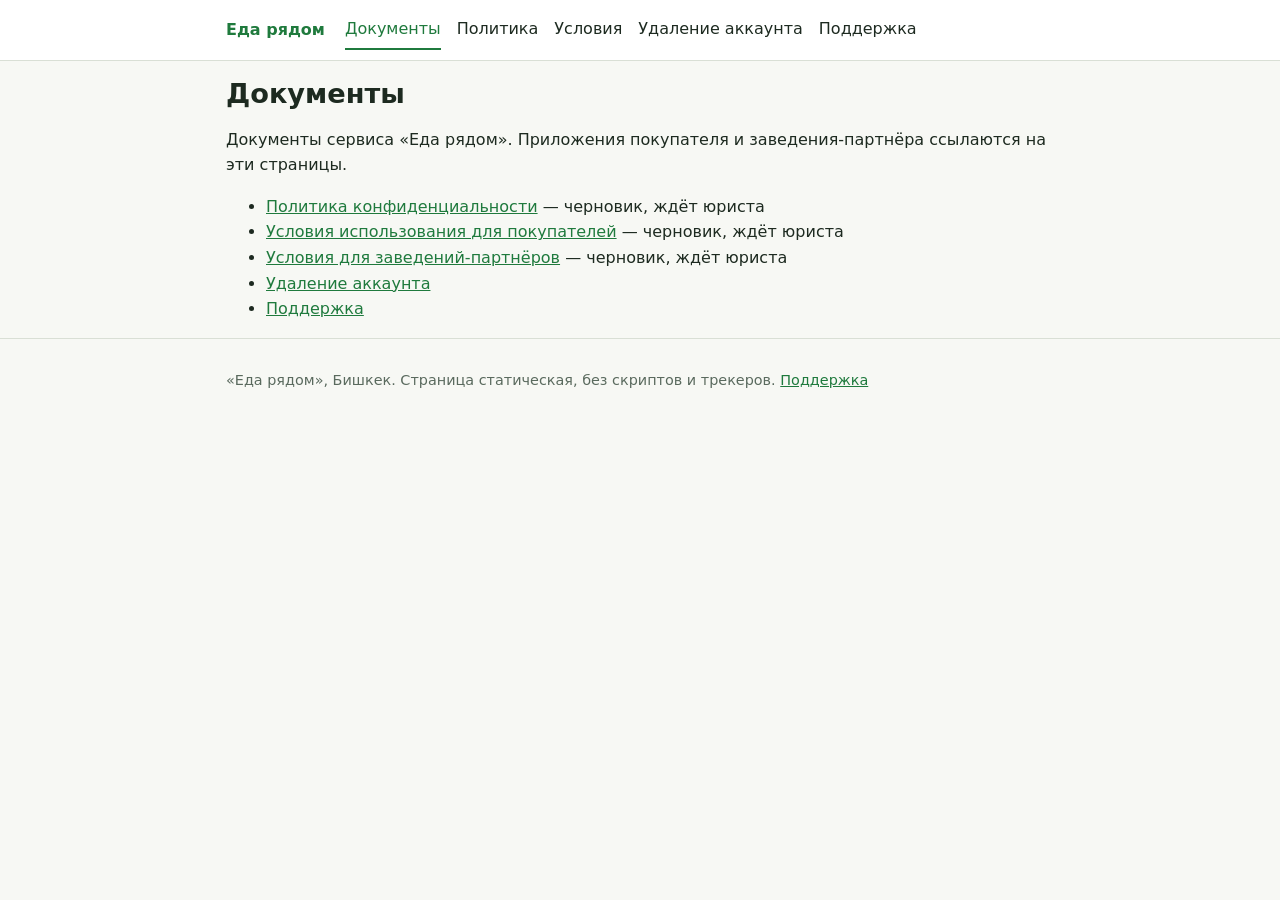
<file: legal/index.html>
<!doctype html>
<html lang="ru">
<head>
<meta charset="utf-8">
<meta name="viewport" content="width=device-width, initial-scale=1">
<meta name="robots" content="noindex">
<title>Документы — Еда рядом</title>
<meta name="description" content="Документы сервиса Еда рядом">
<link rel="stylesheet" href="style.css">
</head>
<body>
<header><div class="wrap"><p class="brand">Еда рядом</p><nav aria-label="Разделы"><a href="index.html" aria-current="page">Документы</a><a href="privacy.html">Политика</a><a href="terms.html">Условия</a><a href="delete-account.html">Удаление аккаунта</a><a href="support.html">Поддержка</a></nav></div></header>
<main class="wrap">

<h1>Документы</h1>
<p>Документы сервиса «Еда рядом». Приложения покупателя и заведения-партнёра ссылаются на эти страницы.</p>
<ul>
<li><a href="privacy.html">Политика конфиденциальности</a> — черновик, ждёт юриста</li>
<li><a href="terms.html">Условия использования для покупателей</a> — черновик, ждёт юриста</li>
<li><a href="partner-terms.html">Условия для заведений-партнёров</a> — черновик, ждёт юриста</li>
<li><a href="delete-account.html">Удаление аккаунта</a></li>
<li><a href="support.html">Поддержка</a></li>
</ul>

</main>
<footer><div class="wrap"><p>«Еда рядом», Бишкек. Страница статическая, без скриптов и трекеров. <a href="support.html">Поддержка</a></p></div></footer>
</body>
</html>
</file>
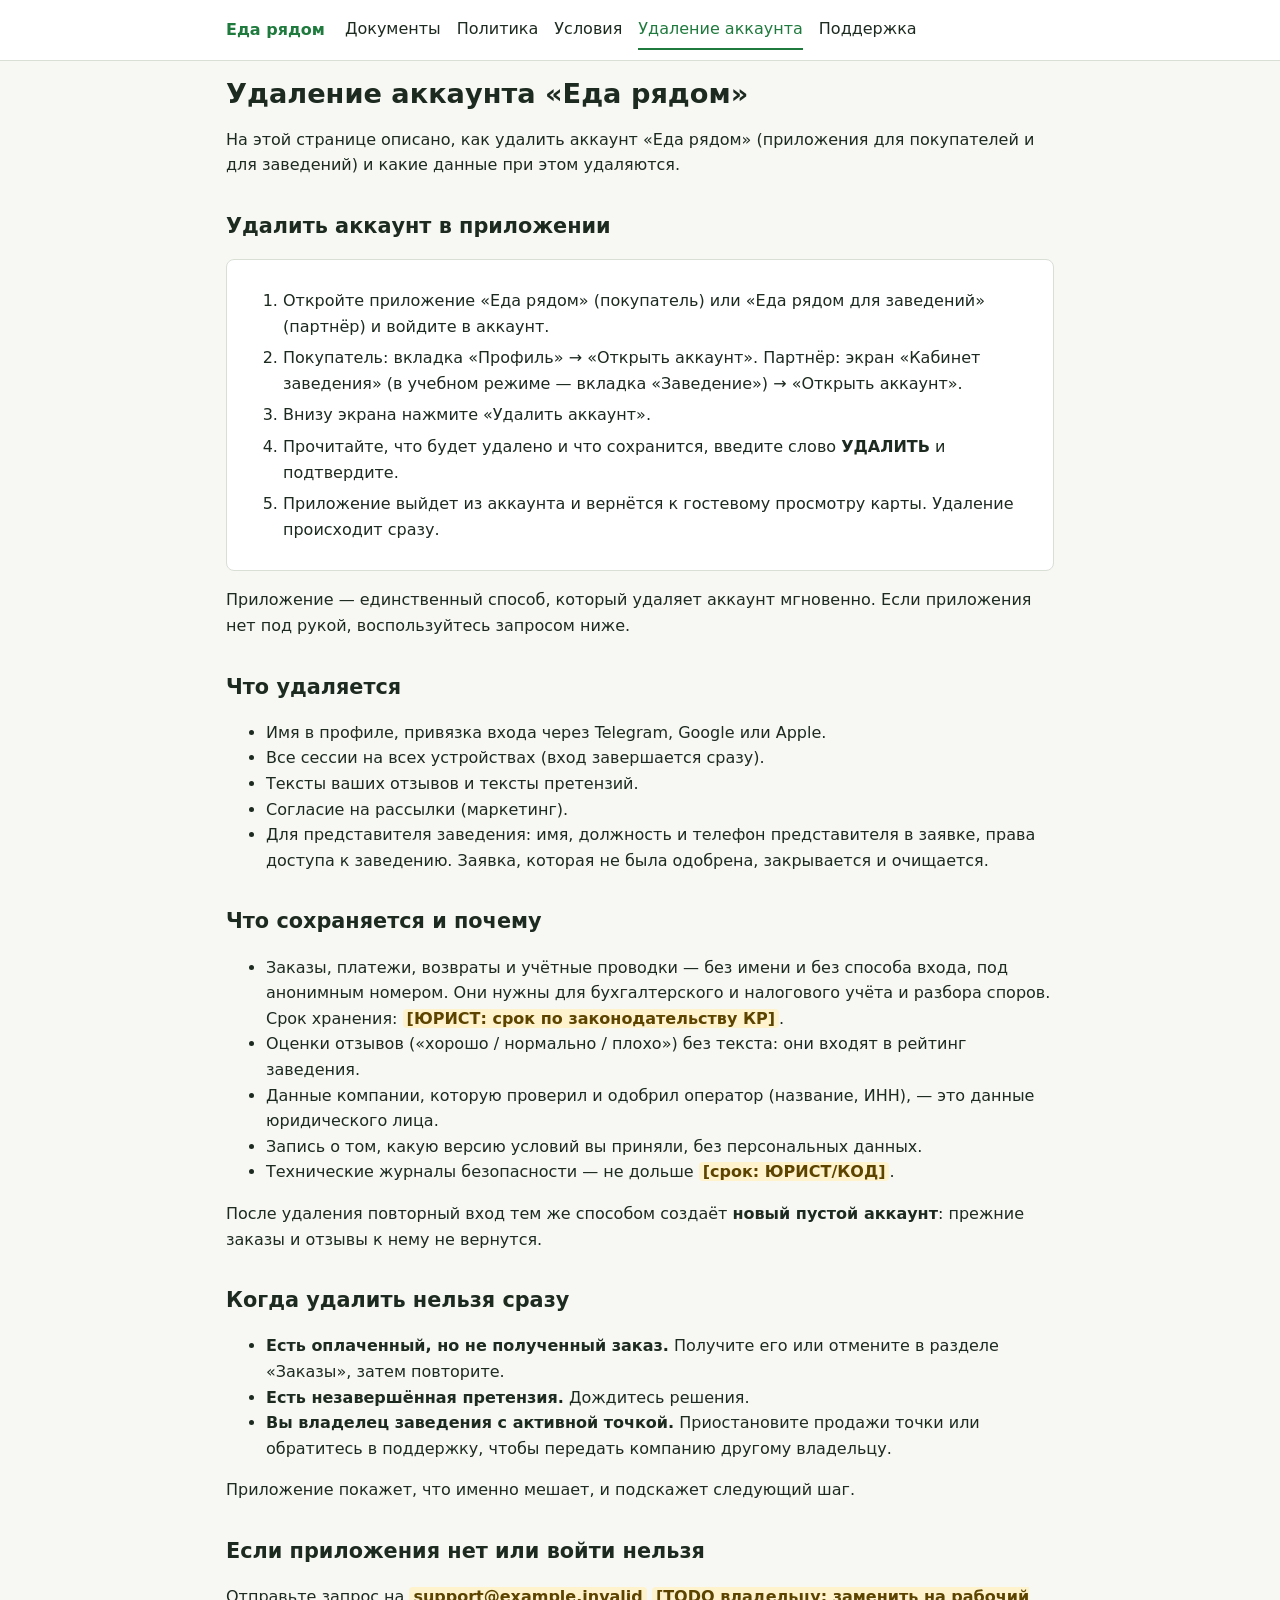
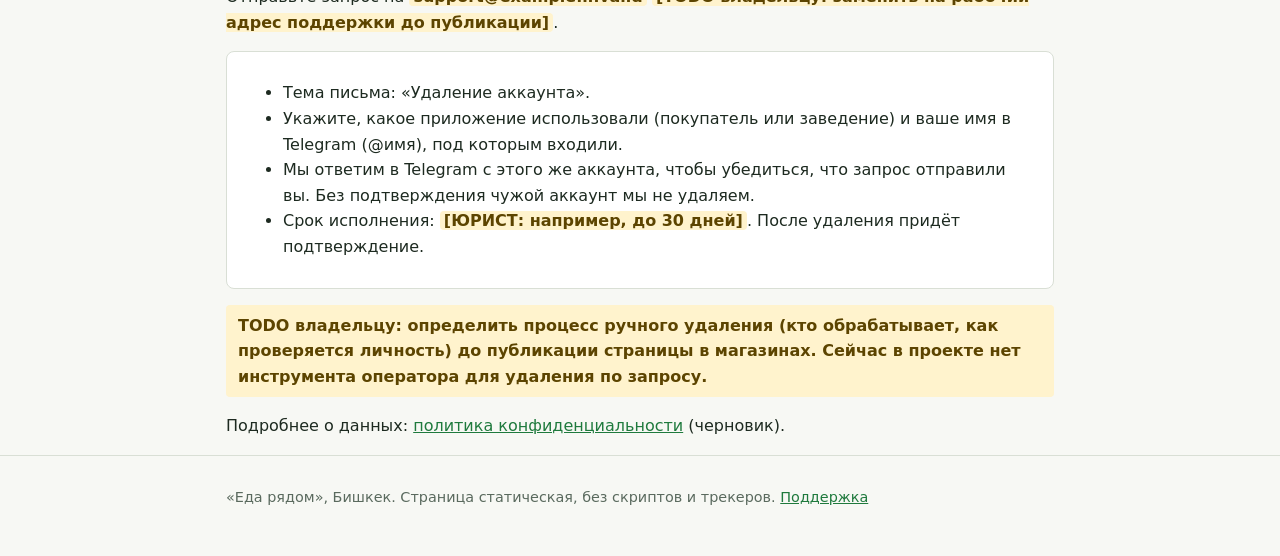
<file: legal/delete-account.html>
<!doctype html>
<html lang="ru">
<head>
<meta charset="utf-8">
<meta name="viewport" content="width=device-width, initial-scale=1">
<meta name="robots" content="noindex">
<title>Удаление аккаунта «Еда рядом» — Еда рядом</title>
<meta name="description" content="Как удалить аккаунт Еда рядом и какие данные удаляются">
<link rel="stylesheet" href="style.css">
</head>
<body>
<header><div class="wrap"><p class="brand">Еда рядом</p><nav aria-label="Разделы"><a href="index.html">Документы</a><a href="privacy.html">Политика</a><a href="terms.html">Условия</a><a href="delete-account.html" aria-current="page">Удаление аккаунта</a><a href="support.html">Поддержка</a></nav></div></header>
<main class="wrap">

<h1>Удаление аккаунта «Еда рядом»</h1>
<p>На этой странице описано, как удалить аккаунт «Еда рядом» (приложения для покупателей и для заведений) и какие данные при этом удаляются.</p>

<h2>Удалить аккаунт в приложении</h2>
<div class="card"><ol class="steps">
<li>Откройте приложение «Еда рядом» (покупатель) или «Еда рядом для заведений» (партнёр) и войдите в аккаунт.</li>
<li>Покупатель: вкладка «Профиль» → «Открыть аккаунт». Партнёр: экран «Кабинет заведения» (в учебном режиме — вкладка «Заведение») → «Открыть аккаунт».</li>
<li>Внизу экрана нажмите «Удалить аккаунт».</li>
<li>Прочитайте, что будет удалено и что сохранится, введите слово <strong>УДАЛИТЬ</strong> и подтвердите.</li>
<li>Приложение выйдет из аккаунта и вернётся к гостевому просмотру карты. Удаление происходит сразу.</li>
</ol></div>
<p>Приложение — единственный способ, который удаляет аккаунт мгновенно. Если приложения нет под рукой, воспользуйтесь запросом ниже.</p>

<h2>Что удаляется</h2>
<ul>
<li>Имя в профиле, привязка входа через Telegram, Google или Apple.</li>
<li>Все сессии на всех устройствах (вход завершается сразу).</li>
<li>Тексты ваших отзывов и тексты претензий.</li>
<li>Согласие на рассылки (маркетинг).</li>
<li>Для представителя заведения: имя, должность и телефон представителя в заявке, права доступа к заведению. Заявка, которая не была одобрена, закрывается и очищается.</li>
</ul>

<h2>Что сохраняется и почему</h2>
<ul>
<li>Заказы, платежи, возвраты и учётные проводки — без имени и без способа входа, под анонимным номером. Они нужны для бухгалтерского и налогового учёта и разбора споров. Срок хранения: <span class="todo">[ЮРИСТ: срок по законодательству КР]</span>.</li>
<li>Оценки отзывов («хорошо / нормально / плохо») без текста: они входят в рейтинг заведения.</li>
<li>Данные компании, которую проверил и одобрил оператор (название, ИНН), — это данные юридического лица.</li>
<li>Запись о том, какую версию условий вы приняли, без персональных данных.</li>
<li>Технические журналы безопасности — не дольше <span class="todo">[срок: ЮРИСТ/КОД]</span>.</li>
</ul>
<p>После удаления повторный вход тем же способом создаёт <strong>новый пустой аккаунт</strong>: прежние заказы и отзывы к нему не вернутся.</p>

<h2>Когда удалить нельзя сразу</h2>
<ul>
<li><strong>Есть оплаченный, но не полученный заказ.</strong> Получите его или отмените в разделе «Заказы», затем повторите.</li>
<li><strong>Есть незавершённая претензия.</strong> Дождитесь решения.</li>
<li><strong>Вы владелец заведения с активной точкой.</strong> Приостановите продажи точки или обратитесь в поддержку, чтобы передать компанию другому владельцу.</li>
</ul>
<p>Приложение покажет, что именно мешает, и подскажет следующий шаг.</p>

<h2>Если приложения нет или войти нельзя</h2>
<p>Отправьте запрос на <span class="todo">support@example.invalid</span> <span class="todo">[TODO владельцу: заменить на рабочий адрес поддержки до публикации]</span>.</p>
<div class="card"><ul>
<li>Тема письма: «Удаление аккаунта».</li>
<li>Укажите, какое приложение использовали (покупатель или заведение) и ваше имя в Telegram (@имя), под которым входили.</li>
<li>Мы ответим в Telegram с этого же аккаунта, чтобы убедиться, что запрос отправили вы. Без подтверждения чужой аккаунт мы не удаляем.</li>
<li>Срок исполнения: <span class="todo">[ЮРИСТ: например, до 30 дней]</span>. После удаления придёт подтверждение.</li>
</ul></div>
<p class="todo" style="display:block;padding:8px 12px">TODO владельцу: определить процесс ручного удаления (кто обрабатывает, как проверяется личность) до публикации страницы в магазинах. Сейчас в проекте нет инструмента оператора для удаления по запросу.</p>
<p>Подробнее о данных: <a href="privacy.html">политика конфиденциальности</a> (черновик).</p>

</main>
<footer><div class="wrap"><p>«Еда рядом», Бишкек. Страница статическая, без скриптов и трекеров. <a href="support.html">Поддержка</a></p></div></footer>
</body>
</html>
</file>
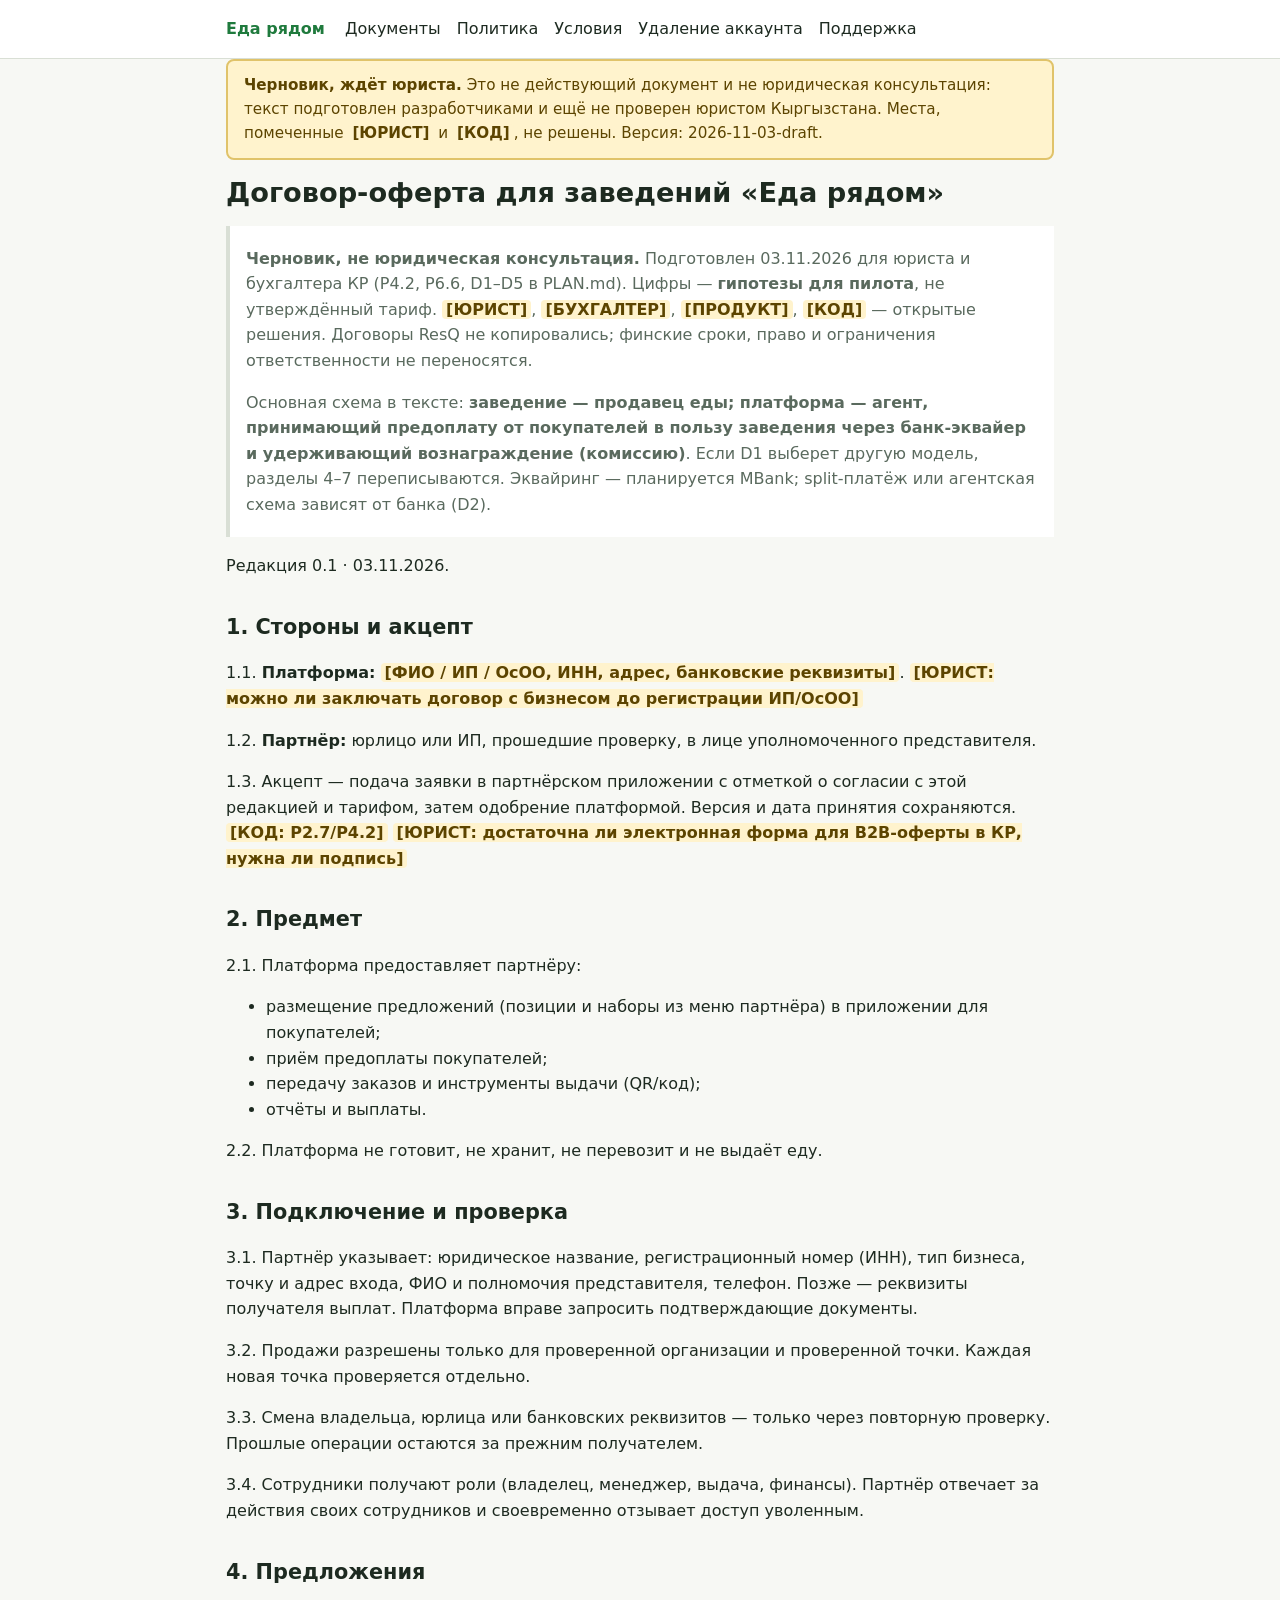
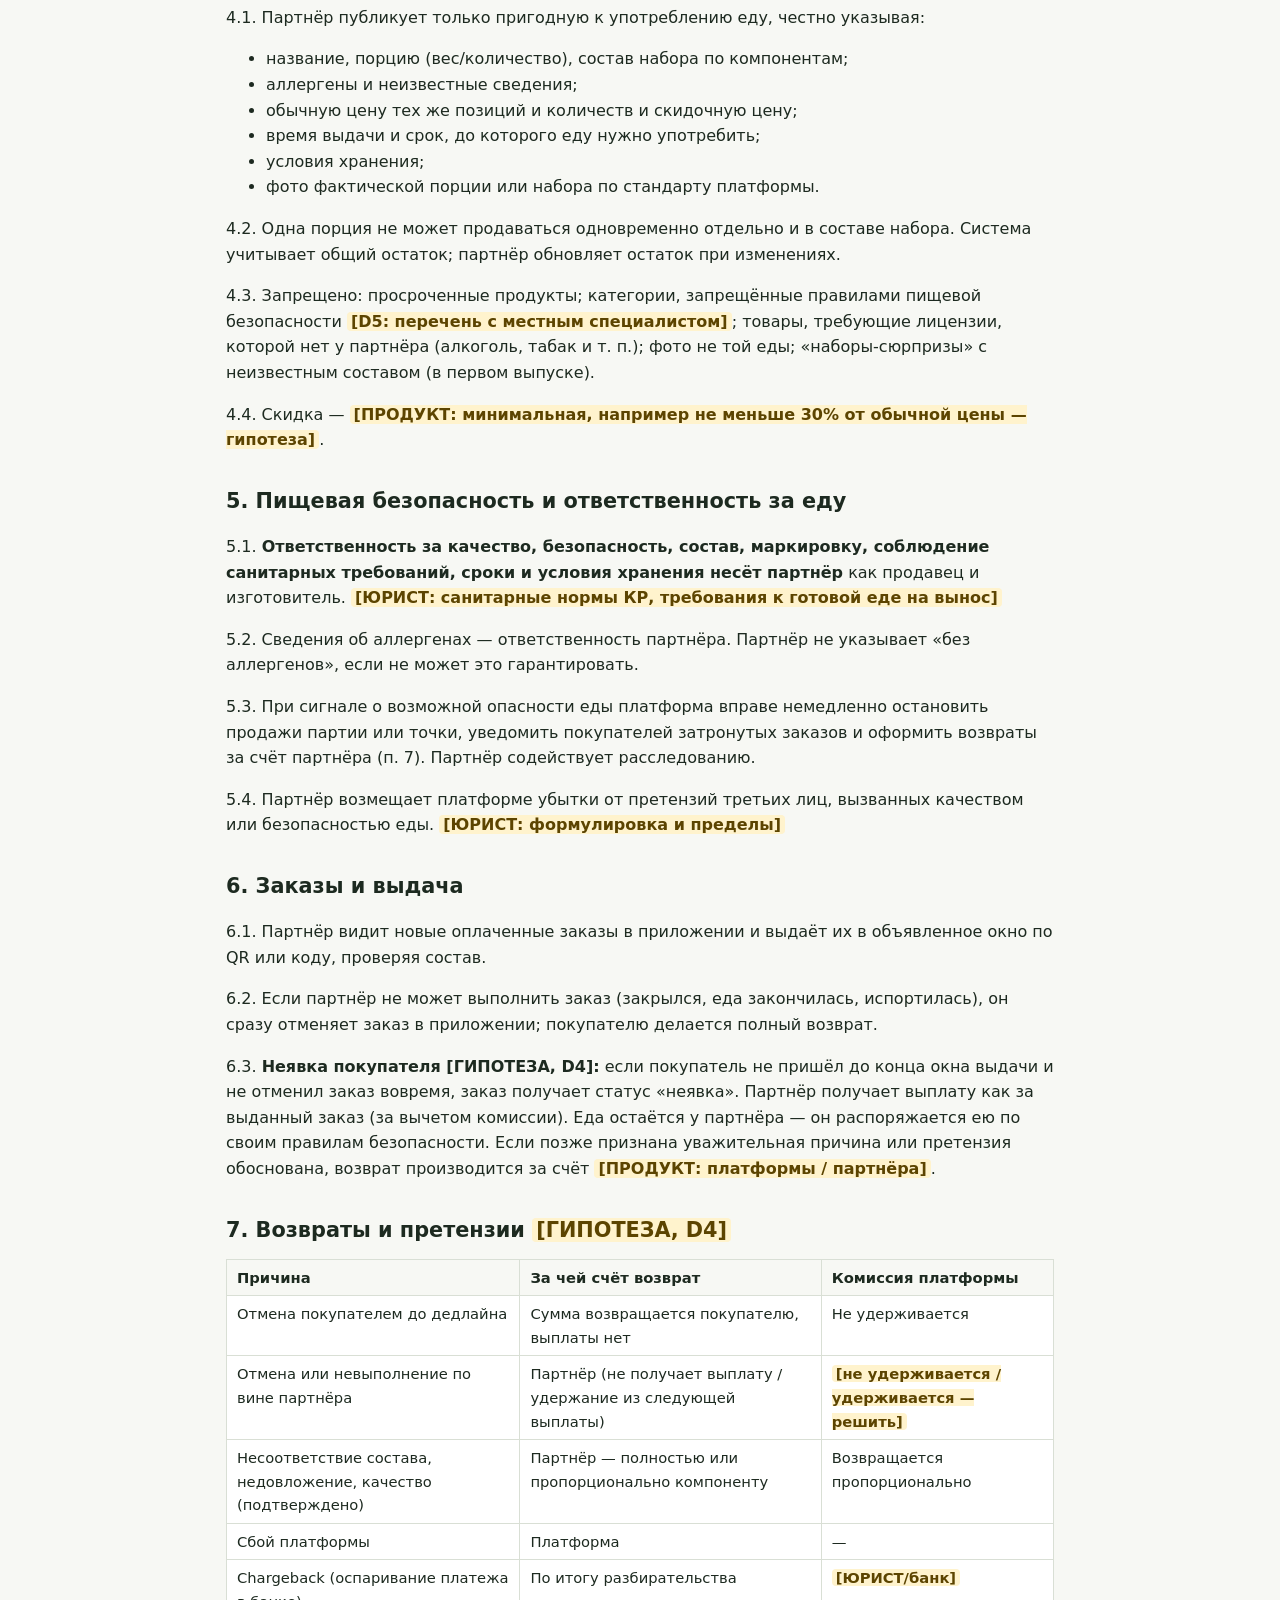
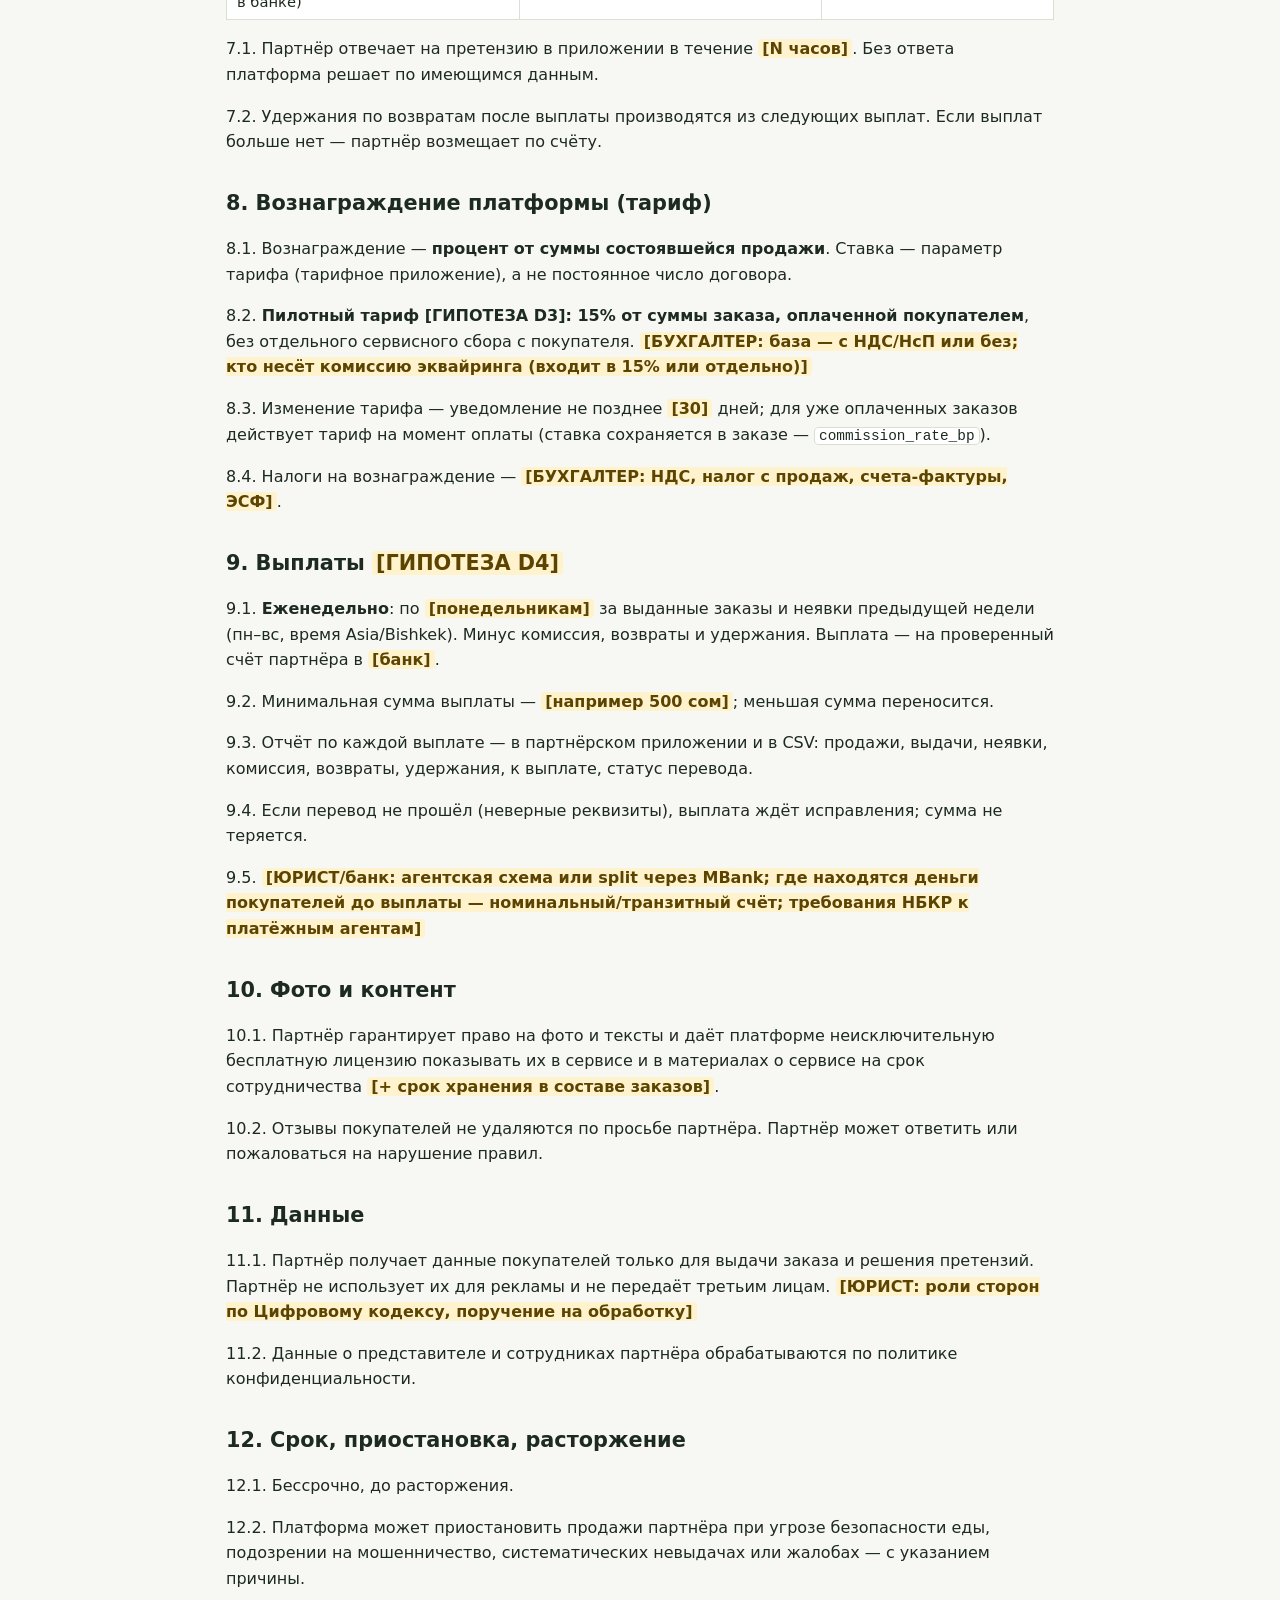
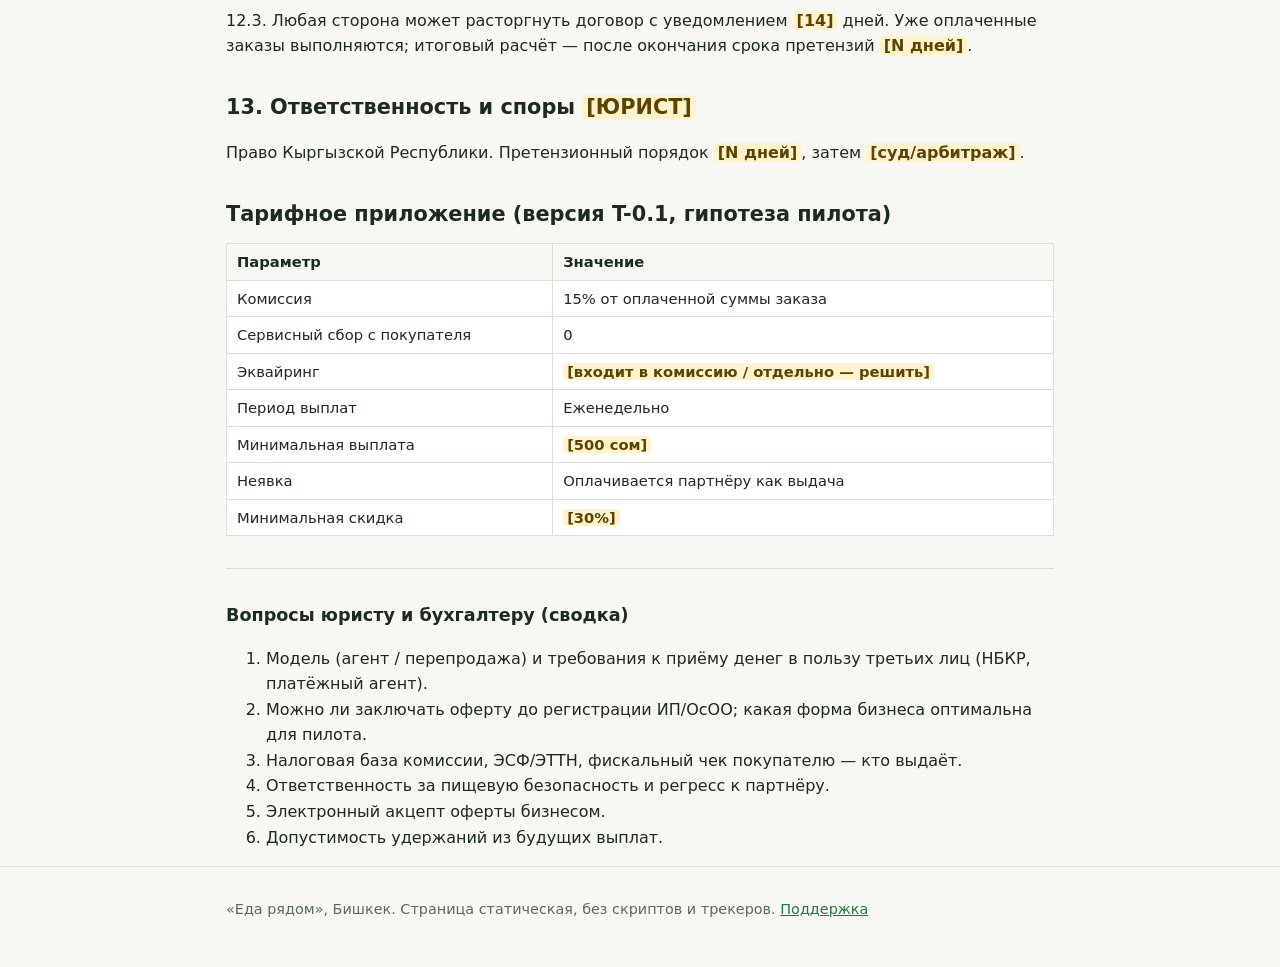
<file: legal/partner-terms.html>
<!doctype html>
<html lang="ru">
<head>
<meta charset="utf-8">
<meta name="viewport" content="width=device-width, initial-scale=1">
<meta name="robots" content="noindex">
<title>Договор-оферта для заведений «Еда рядом» — Еда рядом</title>
<meta name="description" content="Условия для заведений-партнёров (черновик)">
<link rel="stylesheet" href="style.css">
</head>
<body>
<header><div class="wrap"><p class="brand">Еда рядом</p><nav aria-label="Разделы"><a href="index.html">Документы</a><a href="privacy.html">Политика</a><a href="terms.html">Условия</a><a href="delete-account.html">Удаление аккаунта</a><a href="support.html">Поддержка</a></nav></div></header>
<main class="wrap">
<div class="draft" role="note"><strong>Черновик, ждёт юриста.</strong> Это не действующий документ и не юридическая консультация: текст подготовлен разработчиками и ещё не проверен юристом Кыргызстана. Места, помеченные <span class="todo">[ЮРИСТ]</span> и <span class="todo">[КОД]</span>, не решены. Версия: 2026-11-03-draft.</div>
<h1>Договор-оферта для заведений «Еда рядом»</h1>
<blockquote><p><strong>Черновик, не юридическая консультация.</strong> Подготовлен 03.11.2026 для юриста и бухгалтера КР (P4.2, P6.6, D1–D5 в PLAN.md). Цифры — <strong>гипотезы для пилота</strong>, не утверждённый тариф. <strong class="todo">[ЮРИСТ]</strong>, <strong class="todo">[БУХГАЛТЕР]</strong>, <strong class="todo">[ПРОДУКТ]</strong>, <strong class="todo">[КОД]</strong> — открытые решения. Договоры ResQ не копировались; финские сроки, право и ограничения ответственности не переносятся.</p><p>Основная схема в тексте: <strong>заведение — продавец еды; платформа — агент, принимающий предоплату от покупателей в пользу заведения через банк-эквайер и удерживающий вознаграждение (комиссию)</strong>. Если D1 выберет другую модель, разделы 4–7 переписываются. Эквайринг — планируется MBank; split-платёж или агентская схема зависят от банка (D2).</p></blockquote>
<p>Редакция 0.1 · 03.11.2026.</p>
<h2>1. Стороны и акцепт</h2>
<p>1.1. <strong>Платформа:</strong> <strong class="todo">[ФИО / ИП / ОсОО, ИНН, адрес, банковские реквизиты]</strong>. <strong class="todo">[ЮРИСТ: можно ли заключать договор с бизнесом до регистрации ИП/ОсОО]</strong></p>
<p>1.2. <strong>Партнёр:</strong> юрлицо или ИП, прошедшие проверку, в лице уполномоченного представителя.</p>
<p>1.3. Акцепт — подача заявки в партнёрском приложении с отметкой о согласии с этой редакцией и тарифом, затем одобрение платформой. Версия и дата принятия сохраняются. <strong class="todo">[КОД: P2.7/P4.2]</strong> <strong class="todo">[ЮРИСТ: достаточна ли электронная форма для B2B-оферты в КР, нужна ли подпись]</strong></p>
<h2>2. Предмет</h2>
<p>2.1. Платформа предоставляет партнёру:</p>
<ul><li>размещение предложений (позиции и наборы из меню партнёра) в приложении для покупателей;</li><li>приём предоплаты покупателей;</li><li>передачу заказов и инструменты выдачи (QR/код);</li><li>отчёты и выплаты.</li></ul>
<p>2.2. Платформа не готовит, не хранит, не перевозит и не выдаёт еду.</p>
<h2>3. Подключение и проверка</h2>
<p>3.1. Партнёр указывает: юридическое название, регистрационный номер (ИНН), тип бизнеса, точку и адрес входа, ФИО и полномочия представителя, телефон. Позже — реквизиты получателя выплат. Платформа вправе запросить подтверждающие документы.</p>
<p>3.2. Продажи разрешены только для проверенной организации и проверенной точки. Каждая новая точка проверяется отдельно.</p>
<p>3.3. Смена владельца, юрлица или банковских реквизитов — только через повторную проверку. Прошлые операции остаются за прежним получателем.</p>
<p>3.4. Сотрудники получают роли (владелец, менеджер, выдача, финансы). Партнёр отвечает за действия своих сотрудников и своевременно отзывает доступ уволенным.</p>
<h2>4. Предложения</h2>
<p>4.1. Партнёр публикует только пригодную к употреблению еду, честно указывая:</p>
<ul><li>название, порцию (вес/количество), состав набора по компонентам;</li><li>аллергены и неизвестные сведения;</li><li>обычную цену тех же позиций и количеств и скидочную цену;</li><li>время выдачи и срок, до которого еду нужно употребить;</li><li>условия хранения;</li><li>фото фактической порции или набора по стандарту платформы.</li></ul>
<p>4.2. Одна порция не может продаваться одновременно отдельно и в составе набора. Система учитывает общий остаток; партнёр обновляет остаток при изменениях.</p>
<p>4.3. Запрещено: просроченные продукты; категории, запрещённые правилами пищевой безопасности <strong class="todo">[D5: перечень с местным специалистом]</strong>; товары, требующие лицензии, которой нет у партнёра (алкоголь, табак и т. п.); фото не той еды; «наборы-сюрпризы» с неизвестным составом (в первом выпуске).</p>
<p>4.4. Скидка — <strong class="todo">[ПРОДУКТ: минимальная, например не меньше 30% от обычной цены — гипотеза]</strong>.</p>
<h2>5. Пищевая безопасность и ответственность за еду</h2>
<p>5.1. <strong>Ответственность за качество, безопасность, состав, маркировку, соблюдение санитарных требований, сроки и условия хранения несёт партнёр</strong> как продавец и изготовитель. <strong class="todo">[ЮРИСТ: санитарные нормы КР, требования к готовой еде на вынос]</strong></p>
<p>5.2. Сведения об аллергенах — ответственность партнёра. Партнёр не указывает «без аллергенов», если не может это гарантировать.</p>
<p>5.3. При сигнале о возможной опасности еды платформа вправе немедленно остановить продажи партии или точки, уведомить покупателей затронутых заказов и оформить возвраты за счёт партнёра (п. 7). Партнёр содействует расследованию.</p>
<p>5.4. Партнёр возмещает платформе убытки от претензий третьих лиц, вызванных качеством или безопасностью еды. <strong class="todo">[ЮРИСТ: формулировка и пределы]</strong></p>
<h2>6. Заказы и выдача</h2>
<p>6.1. Партнёр видит новые оплаченные заказы в приложении и выдаёт их в объявленное окно по QR или коду, проверяя состав.</p>
<p>6.2. Если партнёр не может выполнить заказ (закрылся, еда закончилась, испортилась), он сразу отменяет заказ в приложении; покупателю делается полный возврат.</p>
<p>6.3. <strong>Неявка покупателя [ГИПОТЕЗА, D4]:</strong> если покупатель не пришёл до конца окна выдачи и не отменил заказ вовремя, заказ получает статус «неявка». Партнёр получает выплату как за выданный заказ (за вычетом комиссии). Еда остаётся у партнёра — он распоряжается ею по своим правилам безопасности. Если позже признана уважительная причина или претензия обоснована, возврат производится за счёт <strong class="todo">[ПРОДУКТ: платформы / партнёра]</strong>.</p>
<h2>7. Возвраты и претензии <strong class="todo">[ГИПОТЕЗА, D4]</strong></h2>
<div class="table"><table><thead><tr><th>Причина</th><th>За чей счёт возврат</th><th>Комиссия платформы</th></tr></thead><tbody><tr><td>Отмена покупателем до дедлайна</td><td>Сумма возвращается покупателю, выплаты нет</td><td>Не удерживается</td></tr><tr><td>Отмена или невыполнение по вине партнёра</td><td>Партнёр (не получает выплату / удержание из следующей выплаты)</td><td><strong class="todo">[не удерживается / удерживается — решить]</strong></td></tr><tr><td>Несоответствие состава, недовложение, качество (подтверждено)</td><td>Партнёр — полностью или пропорционально компоненту</td><td>Возвращается пропорционально</td></tr><tr><td>Сбой платформы</td><td>Платформа</td><td>—</td></tr><tr><td>Chargeback (оспаривание платежа в банке)</td><td>По итогу разбирательства</td><td><strong class="todo">[ЮРИСТ/банк]</strong></td></tr></tbody></table></div>
<p>7.1. Партнёр отвечает на претензию в приложении в течение <strong class="todo">[N часов]</strong>. Без ответа платформа решает по имеющимся данным.</p>
<p>7.2. Удержания по возвратам после выплаты производятся из следующих выплат. Если выплат больше нет — партнёр возмещает по счёту.</p>
<h2>8. Вознаграждение платформы (тариф)</h2>
<p>8.1. Вознаграждение — <strong>процент от суммы состоявшейся продажи</strong>. Ставка — параметр тарифа (тарифное приложение), а не постоянное число договора.</p>
<p>8.2. <strong>Пилотный тариф [ГИПОТЕЗА D3]: 15% от суммы заказа, оплаченной покупателем</strong>, без отдельного сервисного сбора с покупателя. <strong class="todo">[БУХГАЛТЕР: база — с НДС/НсП или без; кто несёт комиссию эквайринга (входит в 15% или отдельно)]</strong></p>
<p>8.3. Изменение тарифа — уведомление не позднее <strong class="todo">[30]</strong> дней; для уже оплаченных заказов действует тариф на момент оплаты (ставка сохраняется в заказе — <code>commission_rate_bp</code>).</p>
<p>8.4. Налоги на вознаграждение — <strong class="todo">[БУХГАЛТЕР: НДС, налог с продаж, счета-фактуры, ЭСФ]</strong>.</p>
<h2>9. Выплаты <strong class="todo">[ГИПОТЕЗА D4]</strong></h2>
<p>9.1. <strong>Еженедельно</strong>: по <strong class="todo">[понедельникам]</strong> за выданные заказы и неявки предыдущей недели (пн–вс, время Asia/Bishkek). Минус комиссия, возвраты и удержания. Выплата — на проверенный счёт партнёра в <strong class="todo">[банк]</strong>.</p>
<p>9.2. Минимальная сумма выплаты — <strong class="todo">[например 500 сом]</strong>; меньшая сумма переносится.</p>
<p>9.3. Отчёт по каждой выплате — в партнёрском приложении и в CSV: продажи, выдачи, неявки, комиссия, возвраты, удержания, к выплате, статус перевода.</p>
<p>9.4. Если перевод не прошёл (неверные реквизиты), выплата ждёт исправления; сумма не теряется.</p>
<p>9.5. <strong class="todo">[ЮРИСТ/банк: агентская схема или split через MBank; где находятся деньги покупателей до выплаты — номинальный/транзитный счёт; требования НБКР к платёжным агентам]</strong></p>
<h2>10. Фото и контент</h2>
<p>10.1. Партнёр гарантирует право на фото и тексты и даёт платформе неисключительную бесплатную лицензию показывать их в сервисе и в материалах о сервисе на срок сотрудничества <strong class="todo">[+ срок хранения в составе заказов]</strong>.</p>
<p>10.2. Отзывы покупателей не удаляются по просьбе партнёра. Партнёр может ответить или пожаловаться на нарушение правил.</p>
<h2>11. Данные</h2>
<p>11.1. Партнёр получает данные покупателей только для выдачи заказа и решения претензий. Партнёр не использует их для рекламы и не передаёт третьим лицам. <strong class="todo">[ЮРИСТ: роли сторон по Цифровому кодексу, поручение на обработку]</strong></p>
<p>11.2. Данные о представителе и сотрудниках партнёра обрабатываются по политике конфиденциальности.</p>
<h2>12. Срок, приостановка, расторжение</h2>
<p>12.1. Бессрочно, до расторжения.</p>
<p>12.2. Платформа может приостановить продажи партнёра при угрозе безопасности еды, подозрении на мошенничество, систематических невыдачах или жалобах — с указанием причины.</p>
<p>12.3. Любая сторона может расторгнуть договор с уведомлением <strong class="todo">[14]</strong> дней. Уже оплаченные заказы выполняются; итоговый расчёт — после окончания срока претензий <strong class="todo">[N дней]</strong>.</p>
<h2>13. Ответственность и споры <strong class="todo">[ЮРИСТ]</strong></h2>
<p>Право Кыргызской Республики. Претензионный порядок <strong class="todo">[N дней]</strong>, затем <strong class="todo">[суд/арбитраж]</strong>.</p>
<h2>Тарифное приложение (версия T-0.1, гипотеза пилота)</h2>
<div class="table"><table><thead><tr><th>Параметр</th><th>Значение</th></tr></thead><tbody><tr><td>Комиссия</td><td>15% от оплаченной суммы заказа</td></tr><tr><td>Сервисный сбор с покупателя</td><td>0</td></tr><tr><td>Эквайринг</td><td><strong class="todo">[входит в комиссию / отдельно — решить]</strong></td></tr><tr><td>Период выплат</td><td>Еженедельно</td></tr><tr><td>Минимальная выплата</td><td><strong class="todo">[500 сом]</strong></td></tr><tr><td>Неявка</td><td>Оплачивается партнёру как выдача</td></tr><tr><td>Минимальная скидка</td><td><strong class="todo">[30%]</strong></td></tr></tbody></table></div>
<hr>
<h3>Вопросы юристу и бухгалтеру (сводка)</h3>
<ol><li>Модель (агент / перепродажа) и требования к приёму денег в пользу третьих лиц (НБКР, платёжный агент).</li><li>Можно ли заключать оферту до регистрации ИП/ОсОО; какая форма бизнеса оптимальна для пилота.</li><li>Налоговая база комиссии, ЭСФ/ЭТТН, фискальный чек покупателю — кто выдаёт.</li><li>Ответственность за пищевую безопасность и регресс к партнёру.</li><li>Электронный акцепт оферты бизнесом.</li><li>Допустимость удержаний из будущих выплат.</li></ol>
</main>
<footer><div class="wrap"><p>«Еда рядом», Бишкек. Страница статическая, без скриптов и трекеров. <a href="support.html">Поддержка</a></p></div></footer>
</body>
</html>
</file>
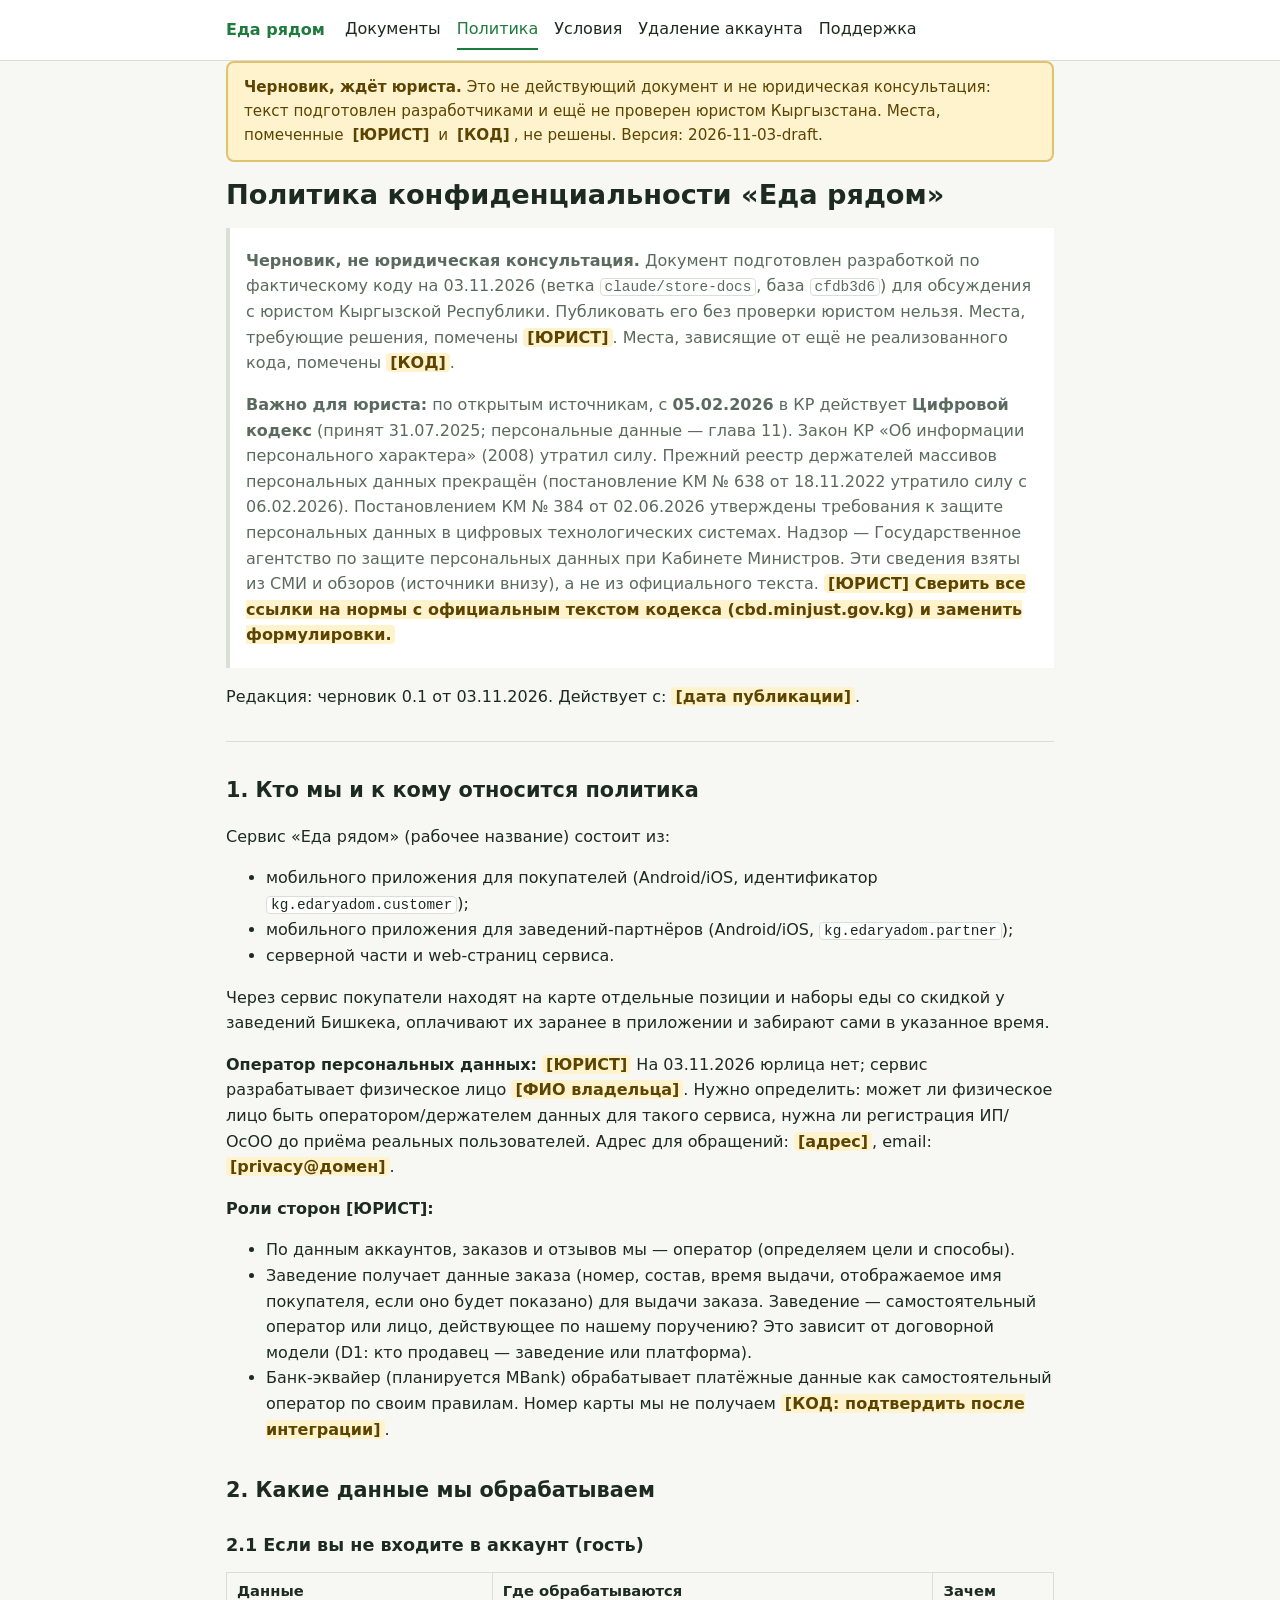
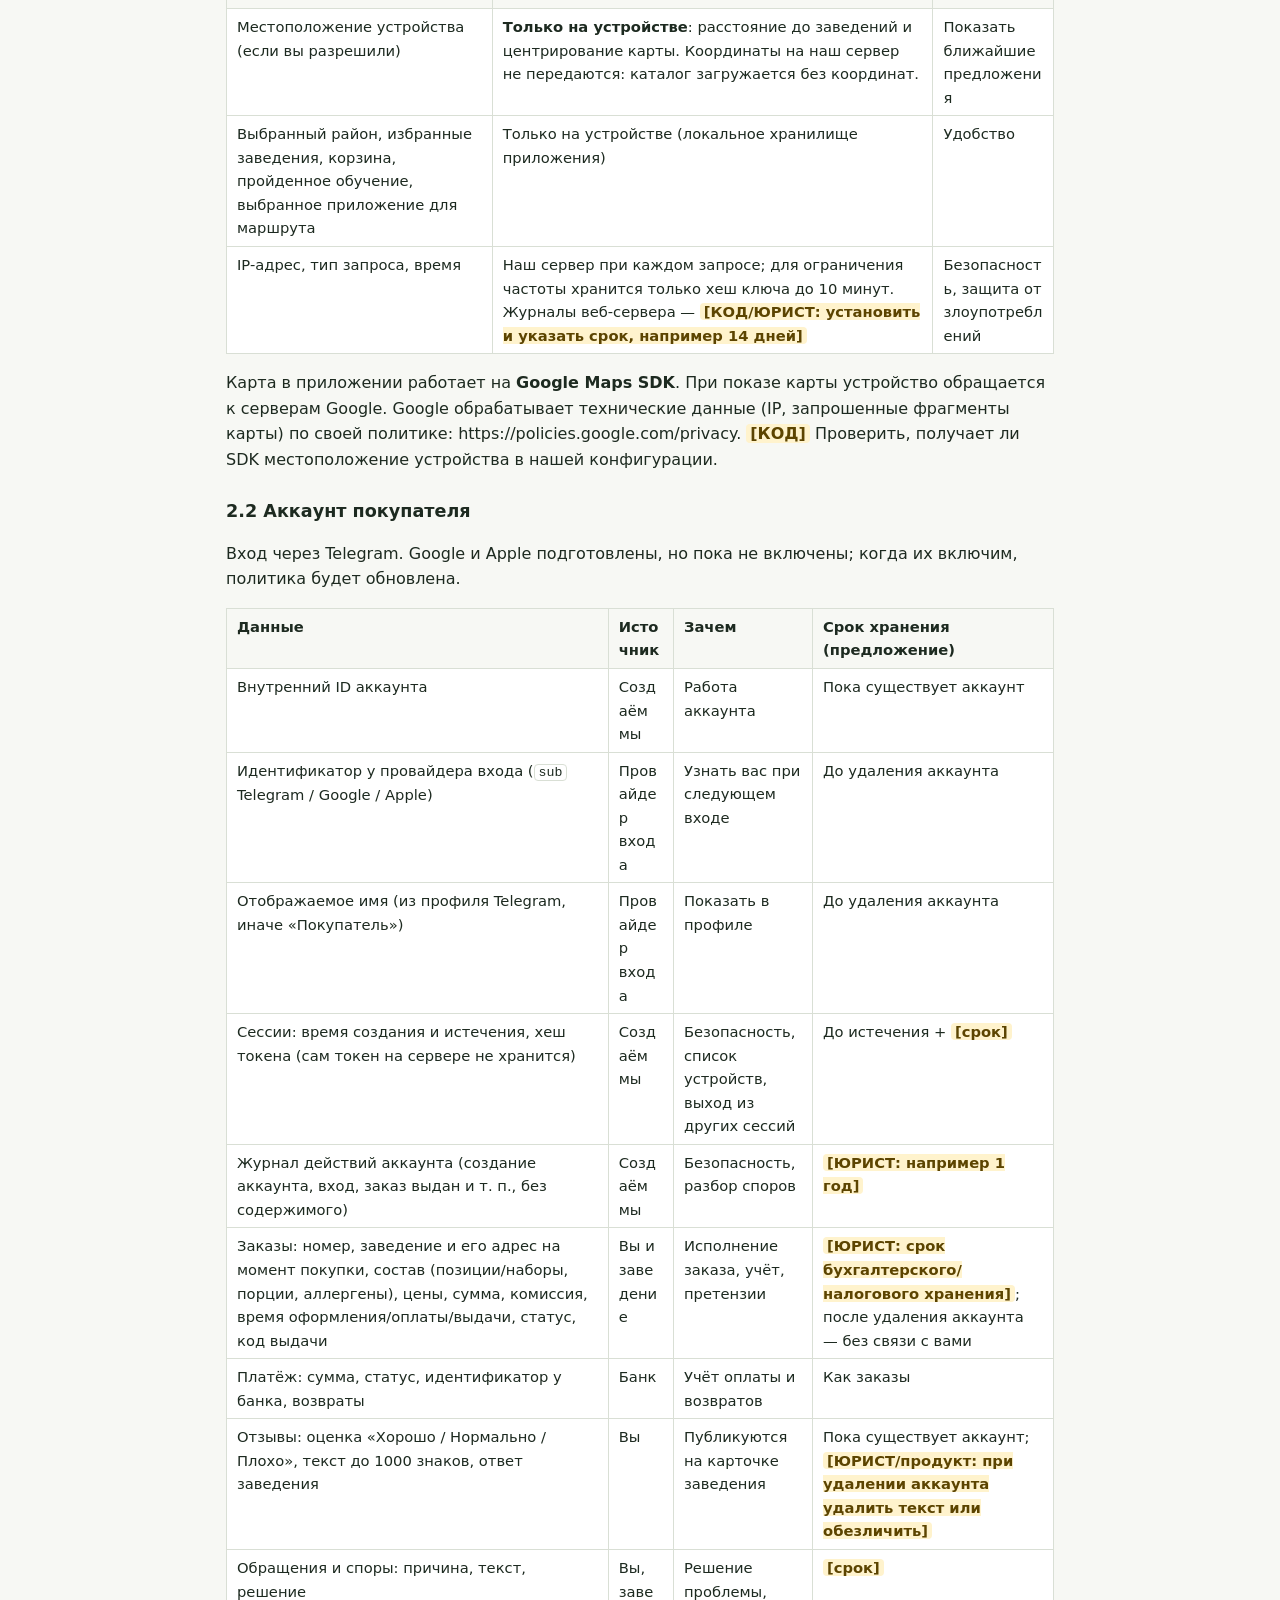
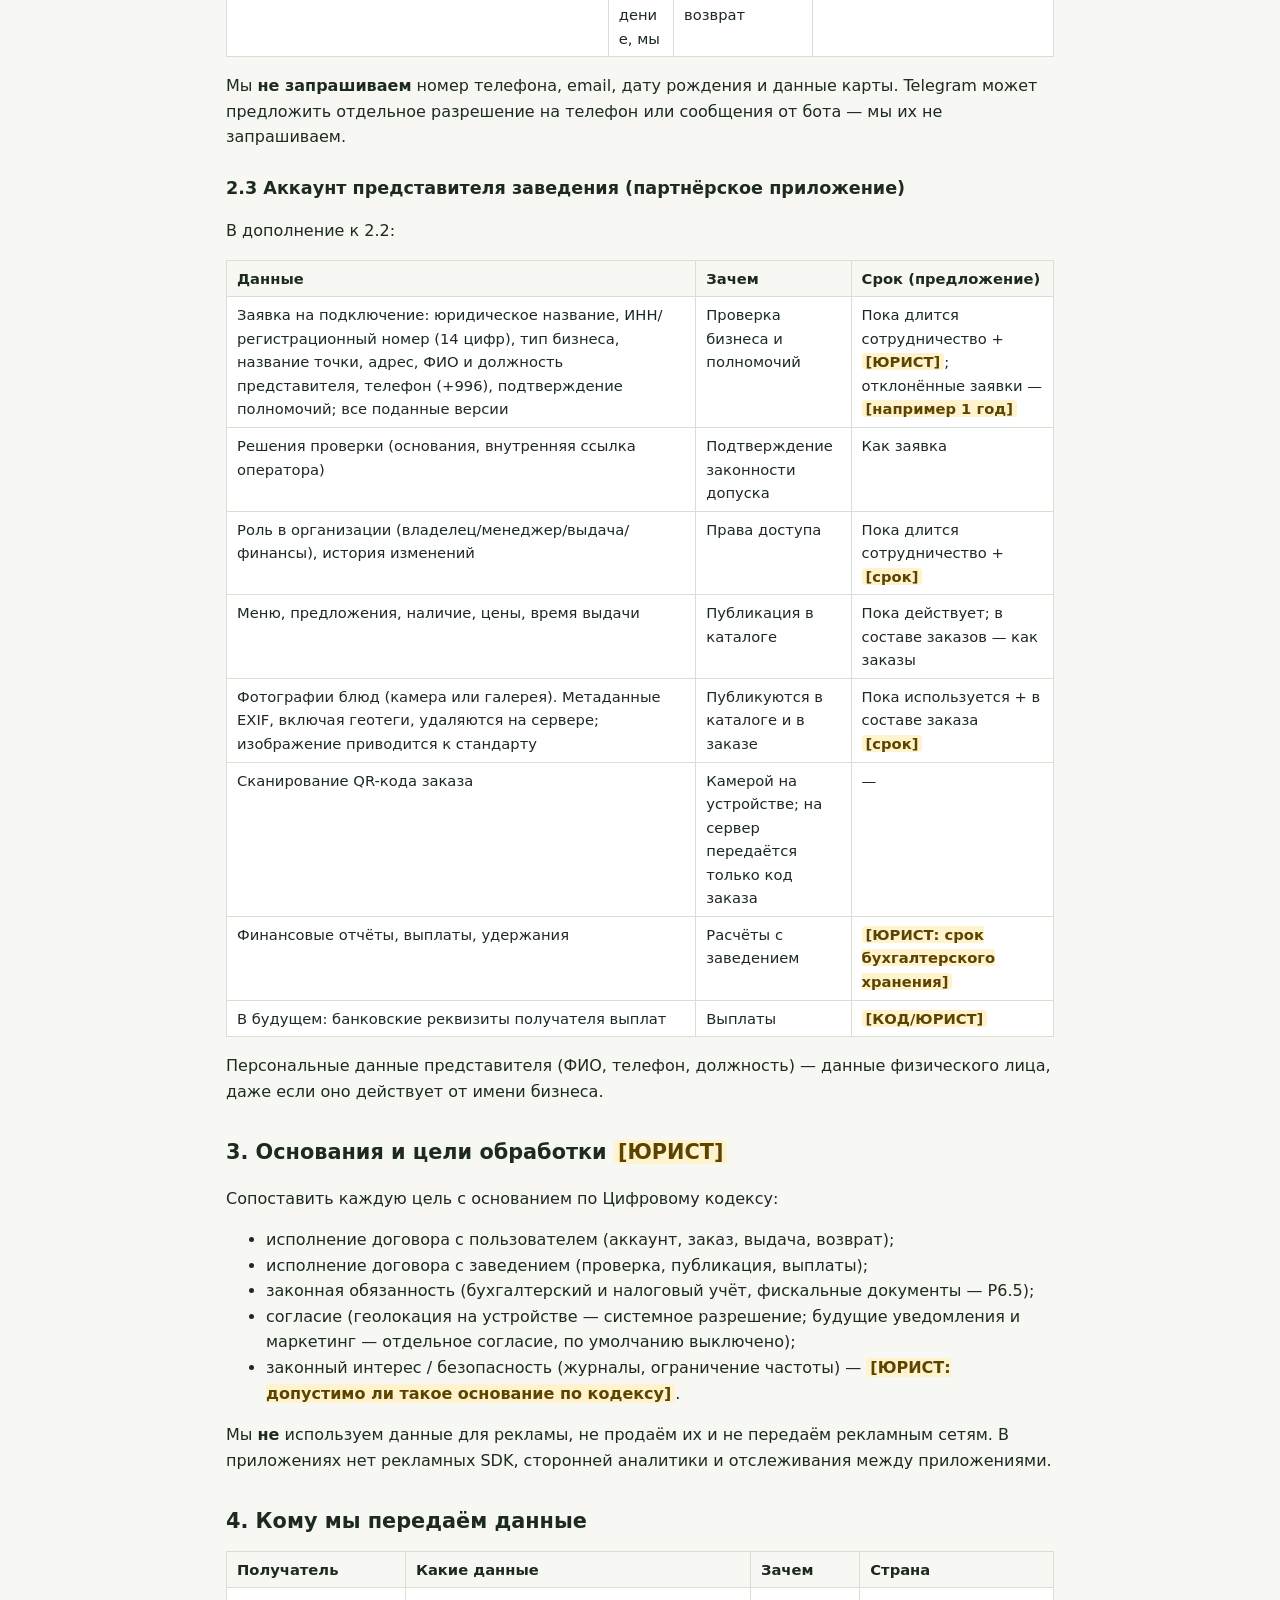
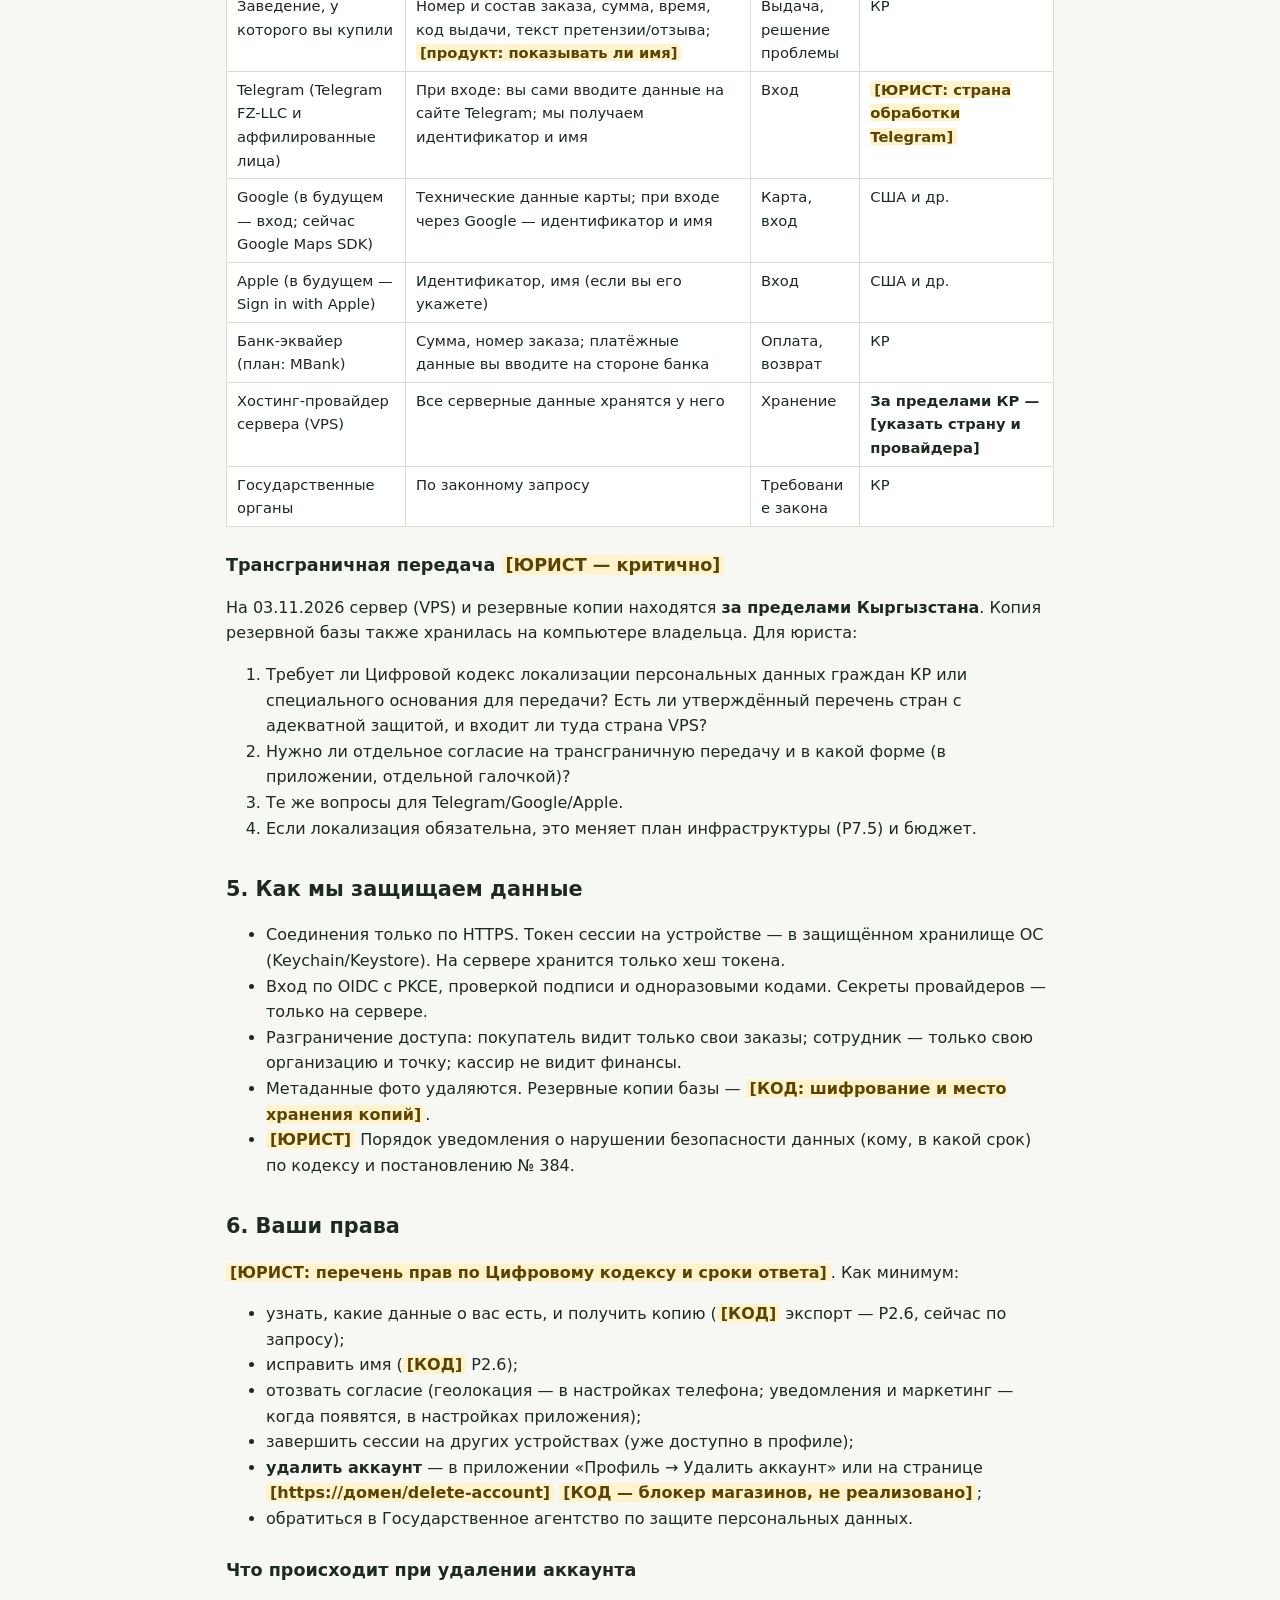
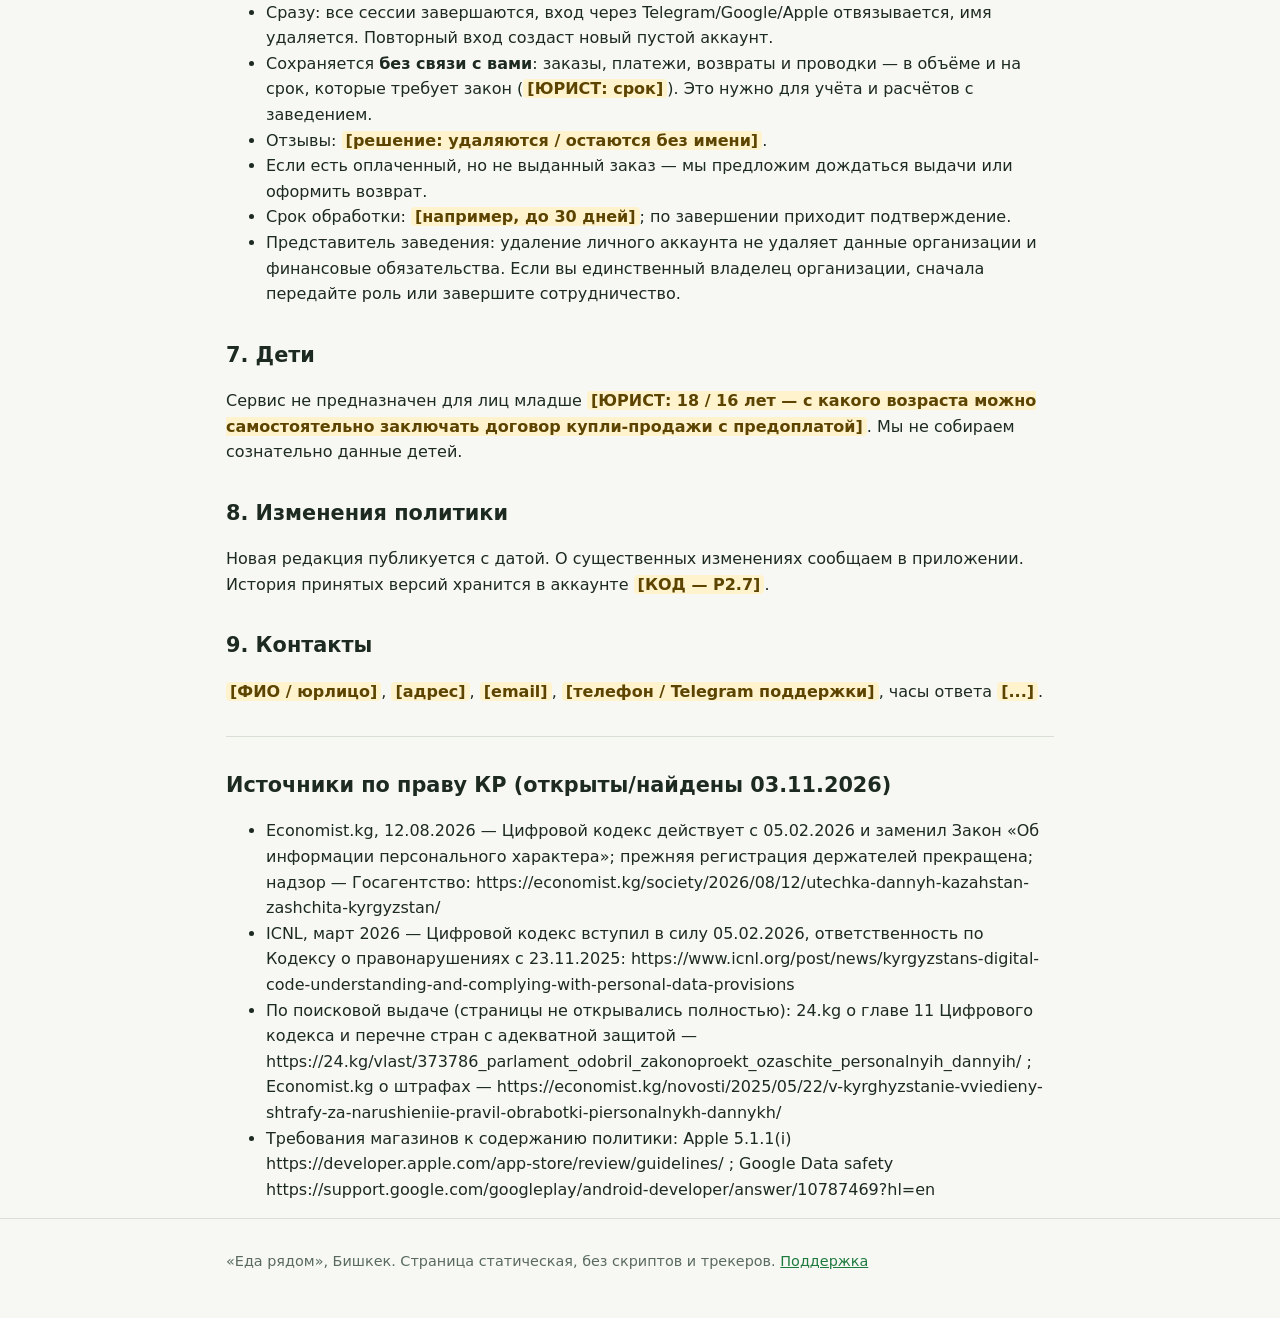
<file: legal/privacy.html>
<!doctype html>
<html lang="ru">
<head>
<meta charset="utf-8">
<meta name="viewport" content="width=device-width, initial-scale=1">
<meta name="robots" content="noindex">
<title>Политика конфиденциальности «Еда рядом» — Еда рядом</title>
<meta name="description" content="Политика конфиденциальности (черновик)">
<link rel="stylesheet" href="style.css">
</head>
<body>
<header><div class="wrap"><p class="brand">Еда рядом</p><nav aria-label="Разделы"><a href="index.html">Документы</a><a href="privacy.html" aria-current="page">Политика</a><a href="terms.html">Условия</a><a href="delete-account.html">Удаление аккаунта</a><a href="support.html">Поддержка</a></nav></div></header>
<main class="wrap">
<div class="draft" role="note"><strong>Черновик, ждёт юриста.</strong> Это не действующий документ и не юридическая консультация: текст подготовлен разработчиками и ещё не проверен юристом Кыргызстана. Места, помеченные <span class="todo">[ЮРИСТ]</span> и <span class="todo">[КОД]</span>, не решены. Версия: 2026-11-03-draft.</div>
<h1>Политика конфиденциальности «Еда рядом»</h1>
<blockquote><p><strong>Черновик, не юридическая консультация.</strong> Документ подготовлен разработкой по фактическому коду на 03.11.2026 (ветка <code>claude/store-docs</code>, база <code>cfdb3d6</code>) для обсуждения с юристом Кыргызской Республики. Публиковать его без проверки юристом нельзя. Места, требующие решения, помечены <strong class="todo">[ЮРИСТ]</strong>. Места, зависящие от ещё не реализованного кода, помечены <strong class="todo">[КОД]</strong>.</p><p><strong>Важно для юриста:</strong> по открытым источникам, с <strong>05.02.2026</strong> в КР действует <strong>Цифровой кодекс</strong> (принят 31.07.2025; персональные данные — глава 11). Закон КР «Об информации персонального характера» (2008) утратил силу. Прежний реестр держателей массивов персональных данных прекращён (постановление КМ № 638 от 18.11.2022 утратило силу с 06.02.2026). Постановлением КМ № 384 от 02.06.2026 утверждены требования к защите персональных данных в цифровых технологических системах. Надзор — Государственное агентство по защите персональных данных при Кабинете Министров. Эти сведения взяты из СМИ и обзоров (источники внизу), а не из официального текста. <strong class="todo">[ЮРИСТ] Сверить все ссылки на нормы с официальным текстом кодекса (cbd.minjust.gov.kg) и заменить формулировки.</strong></p></blockquote>
<p>Редакция: черновик 0.1 от 03.11.2026. Действует с: <strong class="todo">[дата публикации]</strong>.</p>
<hr>
<h2>1. Кто мы и к кому относится политика</h2>
<p>Сервис «Еда рядом» (рабочее название) состоит из:</p>
<ul><li>мобильного приложения для покупателей (Android/iOS, идентификатор <code>kg.edaryadom.customer</code>);</li><li>мобильного приложения для заведений-партнёров (Android/iOS, <code>kg.edaryadom.partner</code>);</li><li>серверной части и web-страниц сервиса.</li></ul>
<p>Через сервис покупатели находят на карте отдельные позиции и наборы еды со скидкой у заведений Бишкека, оплачивают их заранее в приложении и забирают сами в указанное время.</p>
<p><strong>Оператор персональных данных:</strong> <strong class="todo">[ЮРИСТ]</strong> На 03.11.2026 юрлица нет; сервис разрабатывает физическое лицо <strong class="todo">[ФИО владельца]</strong>. Нужно определить: может ли физическое лицо быть оператором/держателем данных для такого сервиса, нужна ли регистрация ИП/ОсОО до приёма реальных пользователей. Адрес для обращений: <strong class="todo">[адрес]</strong>, email: <strong class="todo">[privacy@домен]</strong>.</p>
<p><strong>Роли сторон [ЮРИСТ]:</strong></p>
<ul><li>По данным аккаунтов, заказов и отзывов мы — оператор (определяем цели и способы).</li><li>Заведение получает данные заказа (номер, состав, время выдачи, отображаемое имя покупателя, если оно будет показано) для выдачи заказа. Заведение — самостоятельный оператор или лицо, действующее по нашему поручению? Это зависит от договорной модели (D1: кто продавец — заведение или платформа).</li><li>Банк-эквайер (планируется MBank) обрабатывает платёжные данные как самостоятельный оператор по своим правилам. Номер карты мы не получаем <strong class="todo">[КОД: подтвердить после интеграции]</strong>.</li></ul>
<h2>2. Какие данные мы обрабатываем</h2>
<h3>2.1 Если вы не входите в аккаунт (гость)</h3>
<div class="table"><table><thead><tr><th>Данные</th><th>Где обрабатываются</th><th>Зачем</th></tr></thead><tbody><tr><td>Местоположение устройства (если вы разрешили)</td><td><strong>Только на устройстве</strong>: расстояние до заведений и центрирование карты. Координаты на наш сервер не передаются: каталог загружается без координат.</td><td>Показать ближайшие предложения</td></tr><tr><td>Выбранный район, избранные заведения, корзина, пройденное обучение, выбранное приложение для маршрута</td><td>Только на устройстве (локальное хранилище приложения)</td><td>Удобство</td></tr><tr><td>IP-адрес, тип запроса, время</td><td>Наш сервер при каждом запросе; для ограничения частоты хранится только хеш ключа до 10 минут. Журналы веб-сервера — <strong class="todo">[КОД/ЮРИСТ: установить и указать срок, например 14 дней]</strong></td><td>Безопасность, защита от злоупотреблений</td></tr></tbody></table></div>
<p>Карта в приложении работает на <strong>Google Maps SDK</strong>. При показе карты устройство обращается к серверам Google. Google обрабатывает технические данные (IP, запрошенные фрагменты карты) по своей политике: https://policies.google.com/privacy. <strong class="todo">[КОД]</strong> Проверить, получает ли SDK местоположение устройства в нашей конфигурации.</p>
<h3>2.2 Аккаунт покупателя</h3>
<p>Вход через Telegram. Google и Apple подготовлены, но пока не включены; когда их включим, политика будет обновлена.</p>
<div class="table"><table><thead><tr><th>Данные</th><th>Источник</th><th>Зачем</th><th>Срок хранения (предложение)</th></tr></thead><tbody><tr><td>Внутренний ID аккаунта</td><td>Создаём мы</td><td>Работа аккаунта</td><td>Пока существует аккаунт</td></tr><tr><td>Идентификатор у провайдера входа (<code>sub</code> Telegram / Google / Apple)</td><td>Провайдер входа</td><td>Узнать вас при следующем входе</td><td>До удаления аккаунта</td></tr><tr><td>Отображаемое имя (из профиля Telegram, иначе «Покупатель»)</td><td>Провайдер входа</td><td>Показать в профиле</td><td>До удаления аккаунта</td></tr><tr><td>Сессии: время создания и истечения, хеш токена (сам токен на сервере не хранится)</td><td>Создаём мы</td><td>Безопасность, список устройств, выход из других сессий</td><td>До истечения + <strong class="todo">[срок]</strong></td></tr><tr><td>Журнал действий аккаунта (создание аккаунта, вход, заказ выдан и т. п., без содержимого)</td><td>Создаём мы</td><td>Безопасность, разбор споров</td><td><strong class="todo">[ЮРИСТ: например 1 год]</strong></td></tr><tr><td>Заказы: номер, заведение и его адрес на момент покупки, состав (позиции/наборы, порции, аллергены), цены, сумма, комиссия, время оформления/оплаты/выдачи, статус, код выдачи</td><td>Вы и заведение</td><td>Исполнение заказа, учёт, претензии</td><td><strong class="todo">[ЮРИСТ: срок бухгалтерского/налогового хранения]</strong>; после удаления аккаунта — без связи с вами</td></tr><tr><td>Платёж: сумма, статус, идентификатор у банка, возвраты</td><td>Банк</td><td>Учёт оплаты и возвратов</td><td>Как заказы</td></tr><tr><td>Отзывы: оценка «Хорошо / Нормально / Плохо», текст до 1000 знаков, ответ заведения</td><td>Вы</td><td>Публикуются на карточке заведения</td><td>Пока существует аккаунт; <strong class="todo">[ЮРИСТ/продукт: при удалении аккаунта удалить текст или обезличить]</strong></td></tr><tr><td>Обращения и споры: причина, текст, решение</td><td>Вы, заведение, мы</td><td>Решение проблемы, возврат</td><td><strong class="todo">[срок]</strong></td></tr></tbody></table></div>
<p>Мы <strong>не запрашиваем</strong> номер телефона, email, дату рождения и данные карты. Telegram может предложить отдельное разрешение на телефон или сообщения от бота — мы их не запрашиваем.</p>
<h3>2.3 Аккаунт представителя заведения (партнёрское приложение)</h3>
<p>В дополнение к 2.2:</p>
<div class="table"><table><thead><tr><th>Данные</th><th>Зачем</th><th>Срок (предложение)</th></tr></thead><tbody><tr><td>Заявка на подключение: юридическое название, ИНН/регистрационный номер (14 цифр), тип бизнеса, название точки, адрес, ФИО и должность представителя, телефон (+996), подтверждение полномочий; все поданные версии</td><td>Проверка бизнеса и полномочий</td><td>Пока длится сотрудничество + <strong class="todo">[ЮРИСТ]</strong>; отклонённые заявки — <strong class="todo">[например 1 год]</strong></td></tr><tr><td>Решения проверки (основания, внутренняя ссылка оператора)</td><td>Подтверждение законности допуска</td><td>Как заявка</td></tr><tr><td>Роль в организации (владелец/менеджер/выдача/финансы), история изменений</td><td>Права доступа</td><td>Пока длится сотрудничество + <strong class="todo">[срок]</strong></td></tr><tr><td>Меню, предложения, наличие, цены, время выдачи</td><td>Публикация в каталоге</td><td>Пока действует; в составе заказов — как заказы</td></tr><tr><td>Фотографии блюд (камера или галерея). Метаданные EXIF, включая геотеги, удаляются на сервере; изображение приводится к стандарту</td><td>Публикуются в каталоге и в заказе</td><td>Пока используется + в составе заказа <strong class="todo">[срок]</strong></td></tr><tr><td>Сканирование QR-кода заказа</td><td>Камерой на устройстве; на сервер передаётся только код заказа</td><td>—</td></tr><tr><td>Финансовые отчёты, выплаты, удержания</td><td>Расчёты с заведением</td><td><strong class="todo">[ЮРИСТ: срок бухгалтерского хранения]</strong></td></tr><tr><td>В будущем: банковские реквизиты получателя выплат</td><td>Выплаты</td><td><strong class="todo">[КОД/ЮРИСТ]</strong></td></tr></tbody></table></div>
<p>Персональные данные представителя (ФИО, телефон, должность) — данные физического лица, даже если оно действует от имени бизнеса.</p>
<h2>3. Основания и цели обработки <strong class="todo">[ЮРИСТ]</strong></h2>
<p>Сопоставить каждую цель с основанием по Цифровому кодексу:</p>
<ul><li>исполнение договора с пользователем (аккаунт, заказ, выдача, возврат);</li><li>исполнение договора с заведением (проверка, публикация, выплаты);</li><li>законная обязанность (бухгалтерский и налоговый учёт, фискальные документы — P6.5);</li><li>согласие (геолокация на устройстве — системное разрешение; будущие уведомления и маркетинг — отдельное согласие, по умолчанию выключено);</li><li>законный интерес / безопасность (журналы, ограничение частоты) — <strong class="todo">[ЮРИСТ: допустимо ли такое основание по кодексу]</strong>.</li></ul>
<p>Мы <strong>не</strong> используем данные для рекламы, не продаём их и не передаём рекламным сетям. В приложениях нет рекламных SDK, сторонней аналитики и отслеживания между приложениями.</p>
<h2>4. Кому мы передаём данные</h2>
<div class="table"><table><thead><tr><th>Получатель</th><th>Какие данные</th><th>Зачем</th><th>Страна</th></tr></thead><tbody><tr><td>Заведение, у которого вы купили</td><td>Номер и состав заказа, сумма, время, код выдачи, текст претензии/отзыва; <strong class="todo">[продукт: показывать ли имя]</strong></td><td>Выдача, решение проблемы</td><td>КР</td></tr><tr><td>Telegram (Telegram FZ-LLC и аффилированные лица)</td><td>При входе: вы сами вводите данные на сайте Telegram; мы получаем идентификатор и имя</td><td>Вход</td><td><strong class="todo">[ЮРИСТ: страна обработки Telegram]</strong></td></tr><tr><td>Google (в будущем — вход; сейчас Google Maps SDK)</td><td>Технические данные карты; при входе через Google — идентификатор и имя</td><td>Карта, вход</td><td>США и др.</td></tr><tr><td>Apple (в будущем — Sign in with Apple)</td><td>Идентификатор, имя (если вы его укажете)</td><td>Вход</td><td>США и др.</td></tr><tr><td>Банк-эквайер (план: MBank)</td><td>Сумма, номер заказа; платёжные данные вы вводите на стороне банка</td><td>Оплата, возврат</td><td>КР</td></tr><tr><td>Хостинг-провайдер сервера (VPS)</td><td>Все серверные данные хранятся у него</td><td>Хранение</td><td><strong>За пределами КР — [указать страну и провайдера]</strong></td></tr><tr><td>Государственные органы</td><td>По законному запросу</td><td>Требование закона</td><td>КР</td></tr></tbody></table></div>
<h3>Трансграничная передача <strong class="todo">[ЮРИСТ — критично]</strong></h3>
<p>На 03.11.2026 сервер (VPS) и резервные копии находятся <strong>за пределами Кыргызстана</strong>. Копия резервной базы также хранилась на компьютере владельца. Для юриста:</p>
<ol><li>Требует ли Цифровой кодекс локализации персональных данных граждан КР или специального основания для передачи? Есть ли утверждённый перечень стран с адекватной защитой, и входит ли туда страна VPS?</li><li>Нужно ли отдельное согласие на трансграничную передачу и в какой форме (в приложении, отдельной галочкой)?</li><li>Те же вопросы для Telegram/Google/Apple.</li><li>Если локализация обязательна, это меняет план инфраструктуры (P7.5) и бюджет.</li></ol>
<h2>5. Как мы защищаем данные</h2>
<ul><li>Соединения только по HTTPS. Токен сессии на устройстве — в защищённом хранилище ОС (Keychain/Keystore). На сервере хранится только хеш токена.</li><li>Вход по OIDC с PKCE, проверкой подписи и одноразовыми кодами. Секреты провайдеров — только на сервере.</li><li>Разграничение доступа: покупатель видит только свои заказы; сотрудник — только свою организацию и точку; кассир не видит финансы.</li><li>Метаданные фото удаляются. Резервные копии базы — <strong class="todo">[КОД: шифрование и место хранения копий]</strong>.</li><li><strong class="todo">[ЮРИСТ]</strong> Порядок уведомления о нарушении безопасности данных (кому, в какой срок) по кодексу и постановлению № 384.</li></ul>
<h2>6. Ваши права</h2>
<p><strong class="todo">[ЮРИСТ: перечень прав по Цифровому кодексу и сроки ответа]</strong>. Как минимум:</p>
<ul><li>узнать, какие данные о вас есть, и получить копию (<strong class="todo">[КОД]</strong> экспорт — P2.6, сейчас по запросу);</li><li>исправить имя (<strong class="todo">[КОД]</strong> P2.6);</li><li>отозвать согласие (геолокация — в настройках телефона; уведомления и маркетинг — когда появятся, в настройках приложения);</li><li>завершить сессии на других устройствах (уже доступно в профиле);</li><li><strong>удалить аккаунт</strong> — в приложении «Профиль → Удалить аккаунт» или на странице <strong class="todo">[https://домен/delete-account]</strong> <strong class="todo">[КОД — блокер магазинов, не реализовано]</strong>;</li><li>обратиться в Государственное агентство по защите персональных данных.</li></ul>
<h3>Что происходит при удалении аккаунта</h3>
<ul><li>Сразу: все сессии завершаются, вход через Telegram/Google/Apple отвязывается, имя удаляется. Повторный вход создаст новый пустой аккаунт.</li><li>Сохраняется <strong>без связи с вами</strong>: заказы, платежи, возвраты и проводки — в объёме и на срок, которые требует закон (<strong class="todo">[ЮРИСТ: срок]</strong>). Это нужно для учёта и расчётов с заведением.</li><li>Отзывы: <strong class="todo">[решение: удаляются / остаются без имени]</strong>.</li><li>Если есть оплаченный, но не выданный заказ — мы предложим дождаться выдачи или оформить возврат.</li><li>Срок обработки: <strong class="todo">[например, до 30 дней]</strong>; по завершении приходит подтверждение.</li><li>Представитель заведения: удаление личного аккаунта не удаляет данные организации и финансовые обязательства. Если вы единственный владелец организации, сначала передайте роль или завершите сотрудничество.</li></ul>
<h2>7. Дети</h2>
<p>Сервис не предназначен для лиц младше <strong class="todo">[ЮРИСТ: 18 / 16 лет — с какого возраста можно самостоятельно заключать договор купли-продажи с предоплатой]</strong>. Мы не собираем сознательно данные детей.</p>
<h2>8. Изменения политики</h2>
<p>Новая редакция публикуется с датой. О существенных изменениях сообщаем в приложении. История принятых версий хранится в аккаунте <strong class="todo">[КОД — P2.7]</strong>.</p>
<h2>9. Контакты</h2>
<p><strong class="todo">[ФИО / юрлицо]</strong>, <strong class="todo">[адрес]</strong>, <strong class="todo">[email]</strong>, <strong class="todo">[телефон / Telegram поддержки]</strong>, часы ответа <strong class="todo">[...]</strong>.</p>
<hr>
<h2>Источники по праву КР (открыты/найдены 03.11.2026)</h2>
<ul><li>Economist.kg, 12.08.2026 — Цифровой кодекс действует с 05.02.2026 и заменил Закон «Об информации персонального характера»; прежняя регистрация держателей прекращена; надзор — Госагентство: https://economist.kg/society/2026/08/12/utechka-dannyh-kazahstan-zashchita-kyrgyzstan/</li><li>ICNL, март 2026 — Цифровой кодекс вступил в силу 05.02.2026, ответственность по Кодексу о правонарушениях с 23.11.2025: https://www.icnl.org/post/news/kyrgyzstans-digital-code-understanding-and-complying-with-personal-data-provisions</li><li>По поисковой выдаче (страницы не открывались полностью): 24.kg о главе 11 Цифрового кодекса и перечне стран с адекватной защитой — https://24.kg/vlast/373786_parlament_odobril_zakonoproekt_ozaschite_personalnyih_dannyih/ ; Economist.kg о штрафах — https://economist.kg/novosti/2025/05/22/v-kyrghyzstanie-vviedieny-shtrafy-za-narushieniie-pravil-obrabotki-piersonalnykh-dannykh/</li><li>Требования магазинов к содержанию политики: Apple 5.1.1(i) https://developer.apple.com/app-store/review/guidelines/ ; Google Data safety https://support.google.com/googleplay/android-developer/answer/10787469?hl=en</li></ul>
</main>
<footer><div class="wrap"><p>«Еда рядом», Бишкек. Страница статическая, без скриптов и трекеров. <a href="support.html">Поддержка</a></p></div></footer>
</body>
</html>
</file>
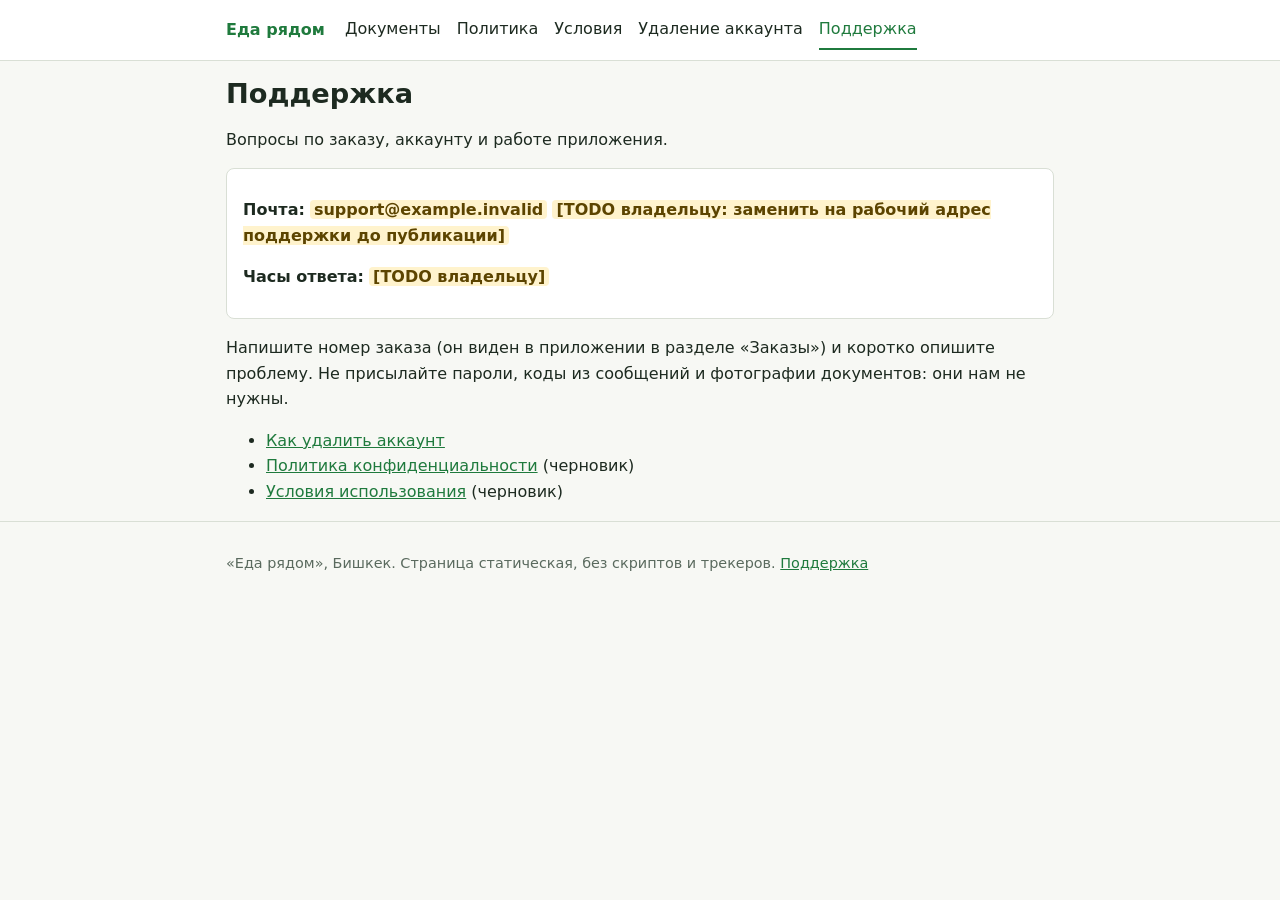
<file: legal/support.html>
<!doctype html>
<html lang="ru">
<head>
<meta charset="utf-8">
<meta name="viewport" content="width=device-width, initial-scale=1">
<meta name="robots" content="noindex">
<title>Поддержка — Еда рядом</title>
<meta name="description" content="Как связаться с поддержкой Еда рядом">
<link rel="stylesheet" href="style.css">
</head>
<body>
<header><div class="wrap"><p class="brand">Еда рядом</p><nav aria-label="Разделы"><a href="index.html">Документы</a><a href="privacy.html">Политика</a><a href="terms.html">Условия</a><a href="delete-account.html">Удаление аккаунта</a><a href="support.html" aria-current="page">Поддержка</a></nav></div></header>
<main class="wrap">

<h1>Поддержка</h1>
<p>Вопросы по заказу, аккаунту и работе приложения.</p>
<div class="card"><p><strong>Почта:</strong> <span class="todo">support@example.invalid</span> <span class="todo">[TODO владельцу: заменить на рабочий адрес поддержки до публикации]</span></p>
<p><strong>Часы ответа:</strong> <span class="todo">[TODO владельцу]</span></p></div>
<p>Напишите номер заказа (он виден в приложении в разделе «Заказы») и коротко опишите проблему. Не присылайте пароли, коды из сообщений и фотографии документов: они нам не нужны.</p>
<ul><li><a href="delete-account.html">Как удалить аккаунт</a></li><li><a href="privacy.html">Политика конфиденциальности</a> (черновик)</li><li><a href="terms.html">Условия использования</a> (черновик)</li></ul>

</main>
<footer><div class="wrap"><p>«Еда рядом», Бишкек. Страница статическая, без скриптов и трекеров. <a href="support.html">Поддержка</a></p></div></footer>
</body>
</html>
</file>
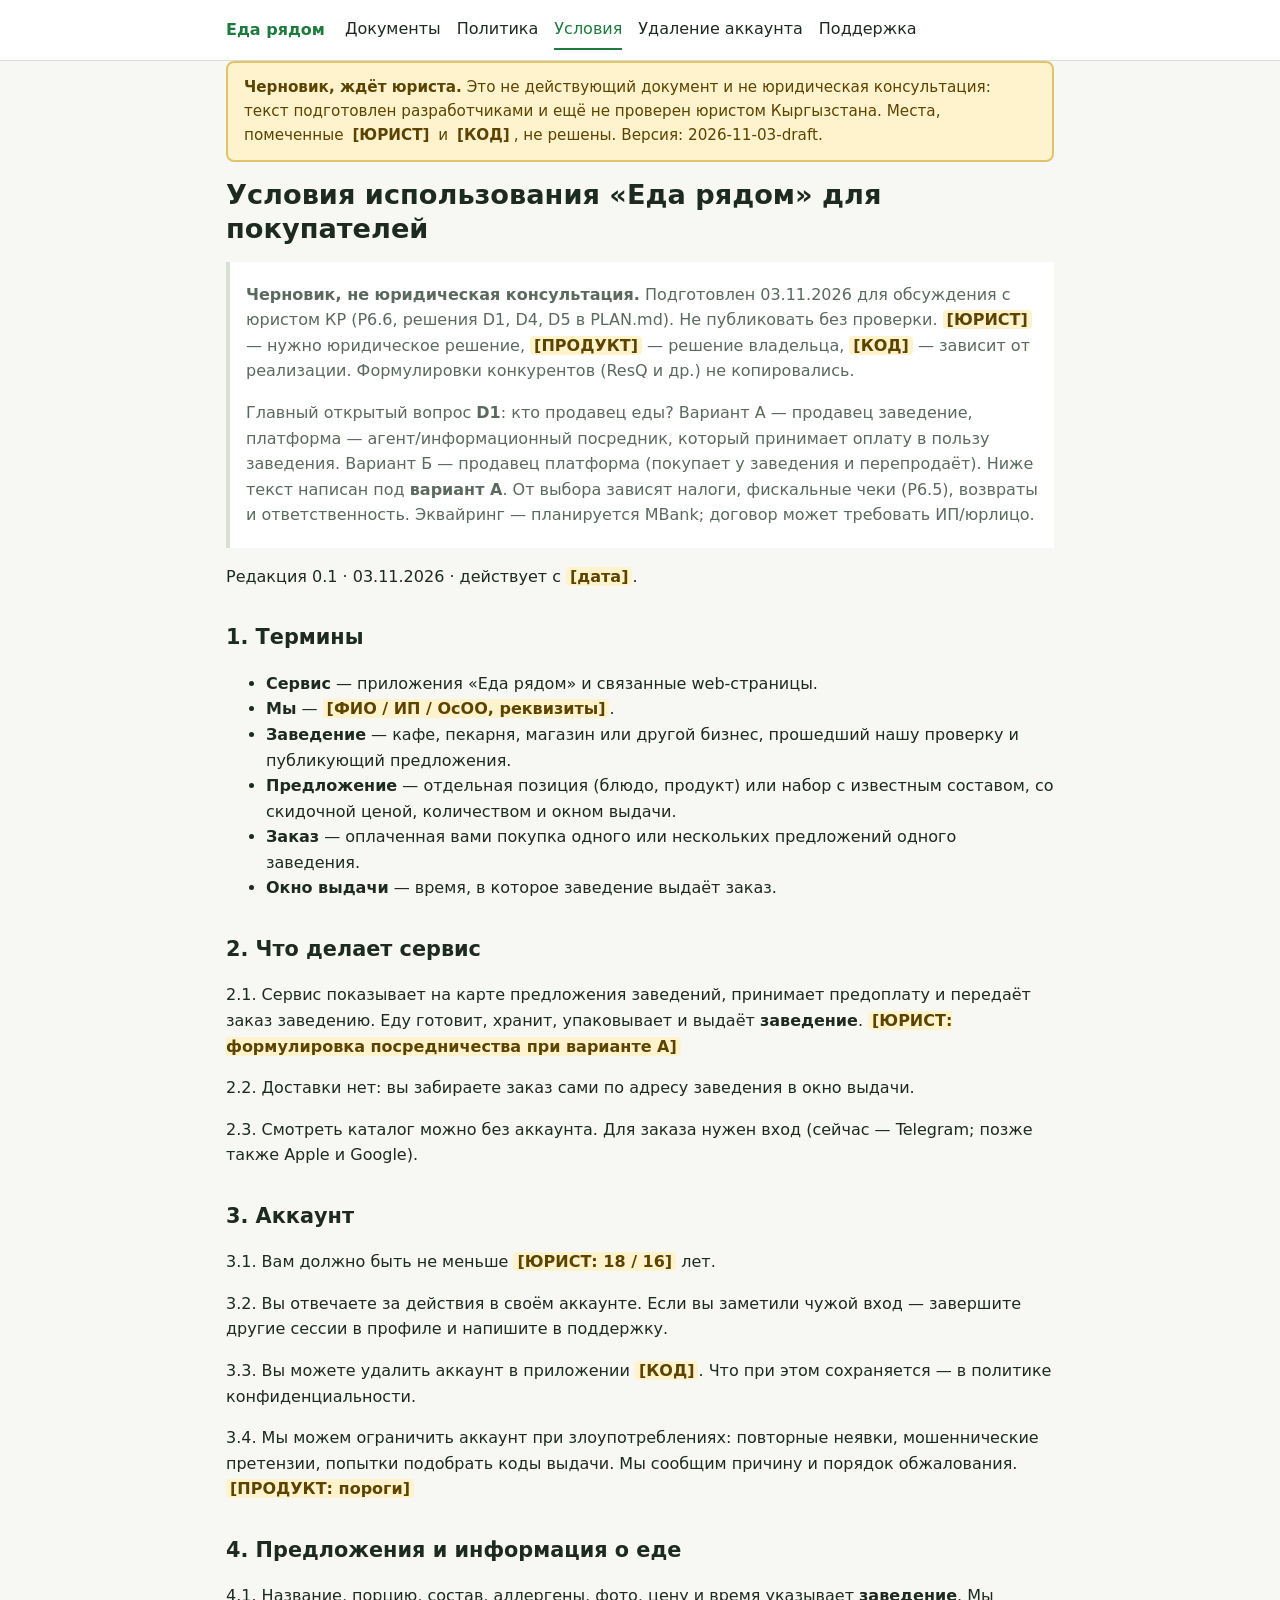
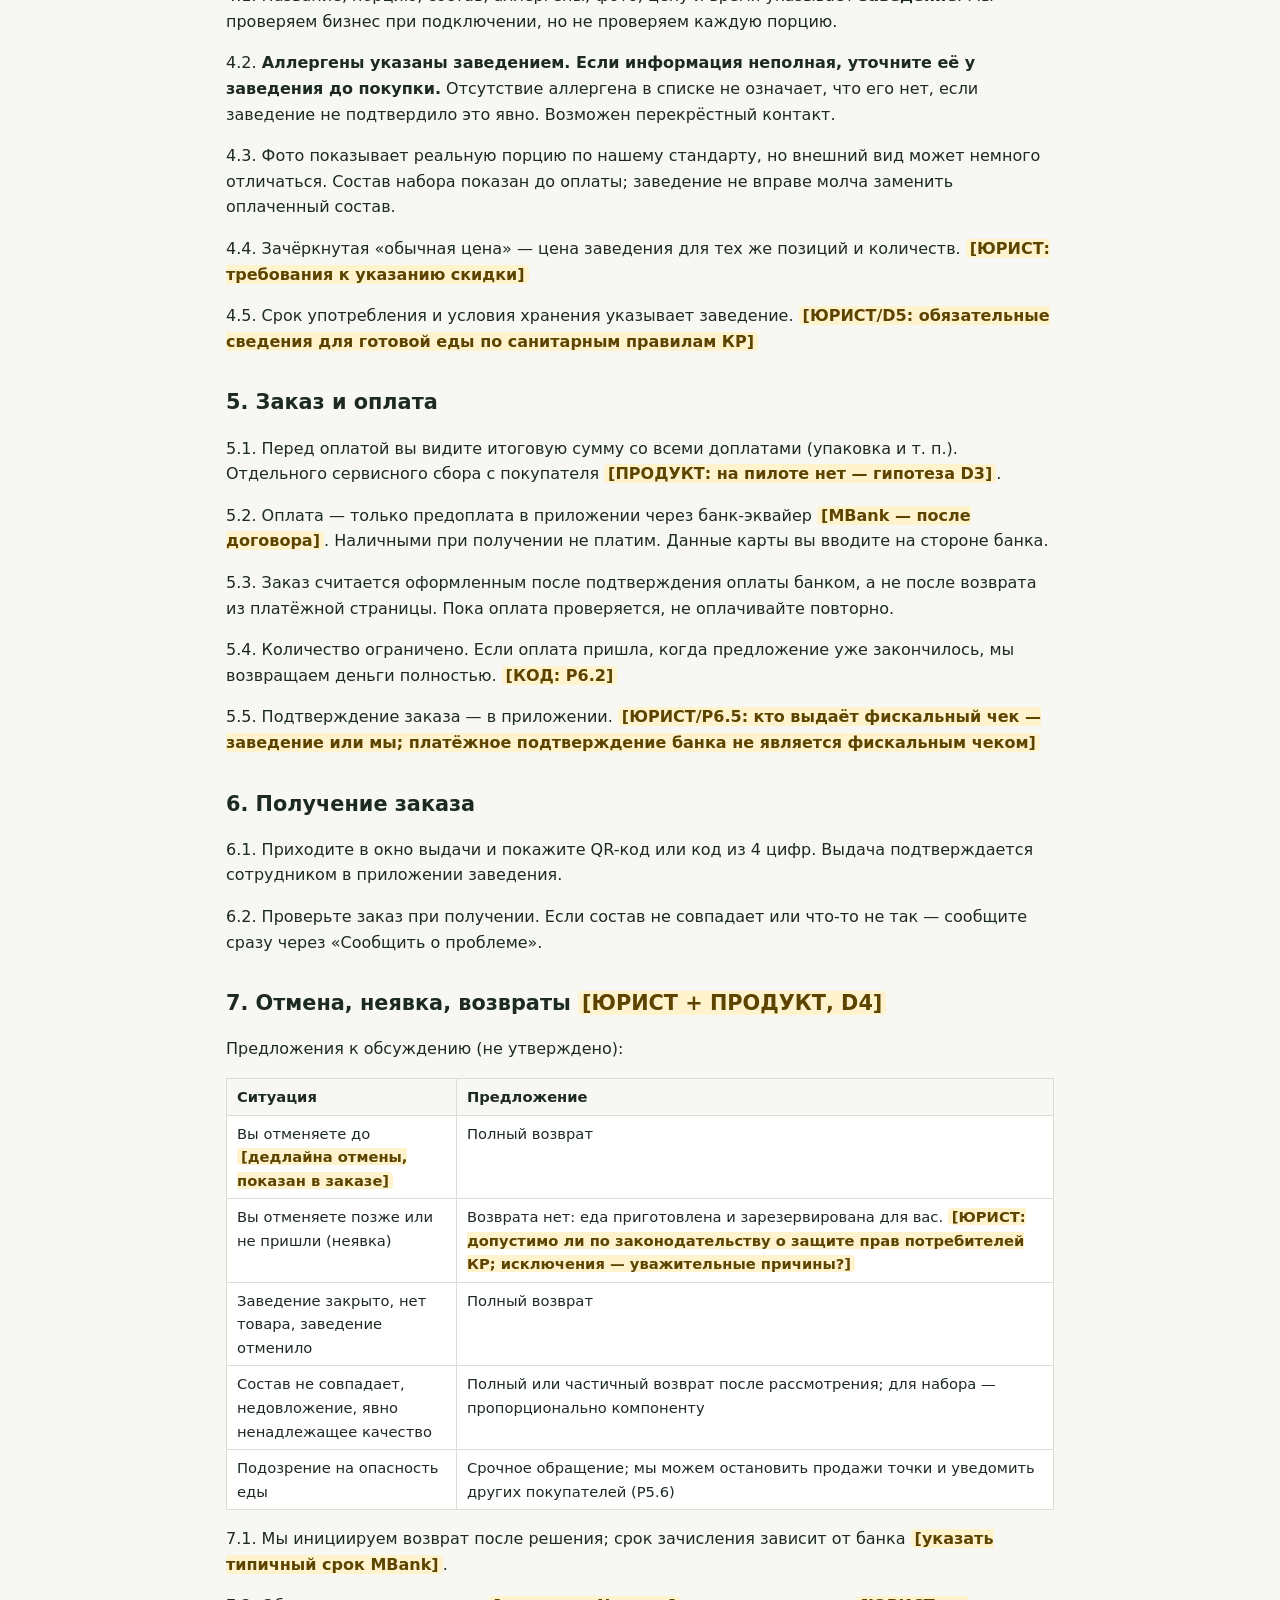
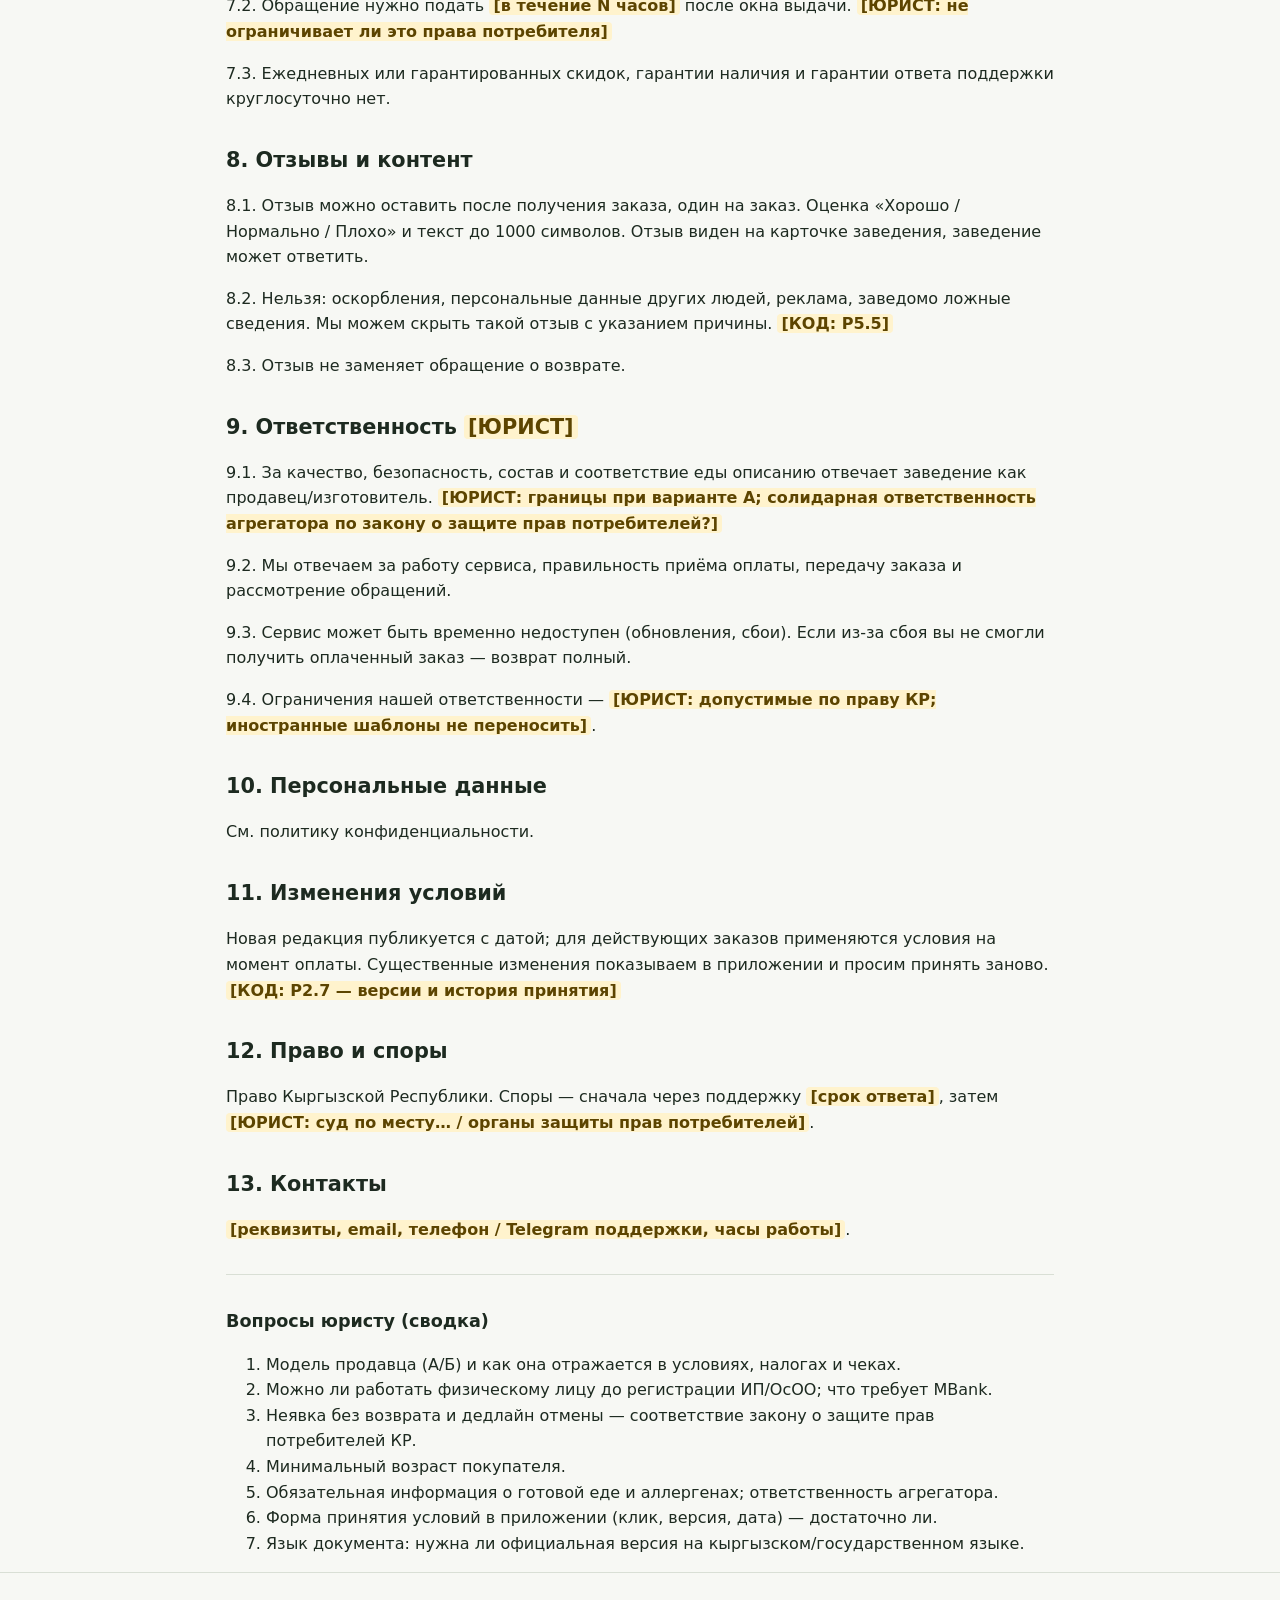
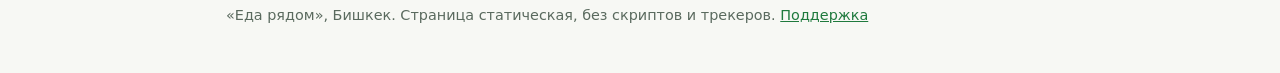
<file: legal/terms.html>
<!doctype html>
<html lang="ru">
<head>
<meta charset="utf-8">
<meta name="viewport" content="width=device-width, initial-scale=1">
<meta name="robots" content="noindex">
<title>Условия использования «Еда рядом» для покупателей — Еда рядом</title>
<meta name="description" content="Условия использования для покупателей (черновик)">
<link rel="stylesheet" href="style.css">
</head>
<body>
<header><div class="wrap"><p class="brand">Еда рядом</p><nav aria-label="Разделы"><a href="index.html">Документы</a><a href="privacy.html">Политика</a><a href="terms.html" aria-current="page">Условия</a><a href="delete-account.html">Удаление аккаунта</a><a href="support.html">Поддержка</a></nav></div></header>
<main class="wrap">
<div class="draft" role="note"><strong>Черновик, ждёт юриста.</strong> Это не действующий документ и не юридическая консультация: текст подготовлен разработчиками и ещё не проверен юристом Кыргызстана. Места, помеченные <span class="todo">[ЮРИСТ]</span> и <span class="todo">[КОД]</span>, не решены. Версия: 2026-11-03-draft.</div>
<h1>Условия использования «Еда рядом» для покупателей</h1>
<blockquote><p><strong>Черновик, не юридическая консультация.</strong> Подготовлен 03.11.2026 для обсуждения с юристом КР (P6.6, решения D1, D4, D5 в PLAN.md). Не публиковать без проверки. <strong class="todo">[ЮРИСТ]</strong> — нужно юридическое решение, <strong class="todo">[ПРОДУКТ]</strong> — решение владельца, <strong class="todo">[КОД]</strong> — зависит от реализации. Формулировки конкурентов (ResQ и др.) не копировались.</p><p>Главный открытый вопрос <strong>D1</strong>: кто продавец еды? Вариант А — продавец заведение, платформа — агент/информационный посредник, который принимает оплату в пользу заведения. Вариант Б — продавец платформа (покупает у заведения и перепродаёт). Ниже текст написан под <strong>вариант А</strong>. От выбора зависят налоги, фискальные чеки (P6.5), возвраты и ответственность. Эквайринг — планируется MBank; договор может требовать ИП/юрлицо.</p></blockquote>
<p>Редакция 0.1 · 03.11.2026 · действует с <strong class="todo">[дата]</strong>.</p>
<h2>1. Термины</h2>
<ul><li><strong>Сервис</strong> — приложения «Еда рядом» и связанные web-страницы.</li><li><strong>Мы</strong> — <strong class="todo">[ФИО / ИП / ОсОО, реквизиты]</strong>.</li><li><strong>Заведение</strong> — кафе, пекарня, магазин или другой бизнес, прошедший нашу проверку и публикующий предложения.</li><li><strong>Предложение</strong> — отдельная позиция (блюдо, продукт) или набор с известным составом, со скидочной ценой, количеством и окном выдачи.</li><li><strong>Заказ</strong> — оплаченная вами покупка одного или нескольких предложений одного заведения.</li><li><strong>Окно выдачи</strong> — время, в которое заведение выдаёт заказ.</li></ul>
<h2>2. Что делает сервис</h2>
<p>2.1. Сервис показывает на карте предложения заведений, принимает предоплату и передаёт заказ заведению. Еду готовит, хранит, упаковывает и выдаёт <strong>заведение</strong>. <strong class="todo">[ЮРИСТ: формулировка посредничества при варианте А]</strong></p>
<p>2.2. Доставки нет: вы забираете заказ сами по адресу заведения в окно выдачи.</p>
<p>2.3. Смотреть каталог можно без аккаунта. Для заказа нужен вход (сейчас — Telegram; позже также Apple и Google).</p>
<h2>3. Аккаунт</h2>
<p>3.1. Вам должно быть не меньше <strong class="todo">[ЮРИСТ: 18 / 16]</strong> лет.</p>
<p>3.2. Вы отвечаете за действия в своём аккаунте. Если вы заметили чужой вход — завершите другие сессии в профиле и напишите в поддержку.</p>
<p>3.3. Вы можете удалить аккаунт в приложении <strong class="todo">[КОД]</strong>. Что при этом сохраняется — в политике конфиденциальности.</p>
<p>3.4. Мы можем ограничить аккаунт при злоупотреблениях: повторные неявки, мошеннические претензии, попытки подобрать коды выдачи. Мы сообщим причину и порядок обжалования. <strong class="todo">[ПРОДУКТ: пороги]</strong></p>
<h2>4. Предложения и информация о еде</h2>
<p>4.1. Название, порцию, состав, аллергены, фото, цену и время указывает <strong>заведение</strong>. Мы проверяем бизнес при подключении, но не проверяем каждую порцию.</p>
<p>4.2. <strong>Аллергены указаны заведением. Если информация неполная, уточните её у заведения до покупки.</strong> Отсутствие аллергена в списке не означает, что его нет, если заведение не подтвердило это явно. Возможен перекрёстный контакт.</p>
<p>4.3. Фото показывает реальную порцию по нашему стандарту, но внешний вид может немного отличаться. Состав набора показан до оплаты; заведение не вправе молча заменить оплаченный состав.</p>
<p>4.4. Зачёркнутая «обычная цена» — цена заведения для тех же позиций и количеств. <strong class="todo">[ЮРИСТ: требования к указанию скидки]</strong></p>
<p>4.5. Срок употребления и условия хранения указывает заведение. <strong class="todo">[ЮРИСТ/D5: обязательные сведения для готовой еды по санитарным правилам КР]</strong></p>
<h2>5. Заказ и оплата</h2>
<p>5.1. Перед оплатой вы видите итоговую сумму со всеми доплатами (упаковка и т. п.). Отдельного сервисного сбора с покупателя <strong class="todo">[ПРОДУКТ: на пилоте нет — гипотеза D3]</strong>.</p>
<p>5.2. Оплата — только предоплата в приложении через банк-эквайер <strong class="todo">[MBank — после договора]</strong>. Наличными при получении не платим. Данные карты вы вводите на стороне банка.</p>
<p>5.3. Заказ считается оформленным после подтверждения оплаты банком, а не после возврата из платёжной страницы. Пока оплата проверяется, не оплачивайте повторно.</p>
<p>5.4. Количество ограничено. Если оплата пришла, когда предложение уже закончилось, мы возвращаем деньги полностью. <strong class="todo">[КОД: P6.2]</strong></p>
<p>5.5. Подтверждение заказа — в приложении. <strong class="todo">[ЮРИСТ/P6.5: кто выдаёт фискальный чек — заведение или мы; платёжное подтверждение банка не является фискальным чеком]</strong></p>
<h2>6. Получение заказа</h2>
<p>6.1. Приходите в окно выдачи и покажите QR-код или код из 4 цифр. Выдача подтверждается сотрудником в приложении заведения.</p>
<p>6.2. Проверьте заказ при получении. Если состав не совпадает или что-то не так — сообщите сразу через «Сообщить о проблеме».</p>
<h2>7. Отмена, неявка, возвраты <strong class="todo">[ЮРИСТ + ПРОДУКТ, D4]</strong></h2>
<p>Предложения к обсуждению (не утверждено):</p>
<div class="table"><table><thead><tr><th>Ситуация</th><th>Предложение</th></tr></thead><tbody><tr><td>Вы отменяете до <strong class="todo">[дедлайна отмены, показан в заказе]</strong></td><td>Полный возврат</td></tr><tr><td>Вы отменяете позже или не пришли (неявка)</td><td>Возврата нет: еда приготовлена и зарезервирована для вас. <strong class="todo">[ЮРИСТ: допустимо ли по законодательству о защите прав потребителей КР; исключения — уважительные причины?]</strong></td></tr><tr><td>Заведение закрыто, нет товара, заведение отменило</td><td>Полный возврат</td></tr><tr><td>Состав не совпадает, недовложение, явно ненадлежащее качество</td><td>Полный или частичный возврат после рассмотрения; для набора — пропорционально компоненту</td></tr><tr><td>Подозрение на опасность еды</td><td>Срочное обращение; мы можем остановить продажи точки и уведомить других покупателей (P5.6)</td></tr></tbody></table></div>
<p>7.1. Мы инициируем возврат после решения; срок зачисления зависит от банка <strong class="todo">[указать типичный срок MBank]</strong>.</p>
<p>7.2. Обращение нужно подать <strong class="todo">[в течение N часов]</strong> после окна выдачи. <strong class="todo">[ЮРИСТ: не ограничивает ли это права потребителя]</strong></p>
<p>7.3. Ежедневных или гарантированных скидок, гарантии наличия и гарантии ответа поддержки круглосуточно нет.</p>
<h2>8. Отзывы и контент</h2>
<p>8.1. Отзыв можно оставить после получения заказа, один на заказ. Оценка «Хорошо / Нормально / Плохо» и текст до 1000 символов. Отзыв виден на карточке заведения, заведение может ответить.</p>
<p>8.2. Нельзя: оскорбления, персональные данные других людей, реклама, заведомо ложные сведения. Мы можем скрыть такой отзыв с указанием причины. <strong class="todo">[КОД: P5.5]</strong></p>
<p>8.3. Отзыв не заменяет обращение о возврате.</p>
<h2>9. Ответственность <strong class="todo">[ЮРИСТ]</strong></h2>
<p>9.1. За качество, безопасность, состав и соответствие еды описанию отвечает заведение как продавец/изготовитель. <strong class="todo">[ЮРИСТ: границы при варианте А; солидарная ответственность агрегатора по закону о защите прав потребителей?]</strong></p>
<p>9.2. Мы отвечаем за работу сервиса, правильность приёма оплаты, передачу заказа и рассмотрение обращений.</p>
<p>9.3. Сервис может быть временно недоступен (обновления, сбои). Если из-за сбоя вы не смогли получить оплаченный заказ — возврат полный.</p>
<p>9.4. Ограничения нашей ответственности — <strong class="todo">[ЮРИСТ: допустимые по праву КР; иностранные шаблоны не переносить]</strong>.</p>
<h2>10. Персональные данные</h2>
<p>См. политику конфиденциальности.</p>
<h2>11. Изменения условий</h2>
<p>Новая редакция публикуется с датой; для действующих заказов применяются условия на момент оплаты. Существенные изменения показываем в приложении и просим принять заново. <strong class="todo">[КОД: P2.7 — версии и история принятия]</strong></p>
<h2>12. Право и споры</h2>
<p>Право Кыргызской Республики. Споры — сначала через поддержку <strong class="todo">[срок ответа]</strong>, затем <strong class="todo">[ЮРИСТ: суд по месту… / органы защиты прав потребителей]</strong>.</p>
<h2>13. Контакты</h2>
<p><strong class="todo">[реквизиты, email, телефон / Telegram поддержки, часы работы]</strong>.</p>
<hr>
<h3>Вопросы юристу (сводка)</h3>
<ol><li>Модель продавца (А/Б) и как она отражается в условиях, налогах и чеках.</li><li>Можно ли работать физическому лицу до регистрации ИП/ОсОО; что требует MBank.</li><li>Неявка без возврата и дедлайн отмены — соответствие закону о защите прав потребителей КР.</li><li>Минимальный возраст покупателя.</li><li>Обязательная информация о готовой еде и аллергенах; ответственность агрегатора.</li><li>Форма принятия условий в приложении (клик, версия, дата) — достаточно ли.</li><li>Язык документа: нужна ли официальная версия на кыргызском/государственном языке.</li></ol>
</main>
<footer><div class="wrap"><p>«Еда рядом», Бишкек. Страница статическая, без скриптов и трекеров. <a href="support.html">Поддержка</a></p></div></footer>
</body>
</html>
</file>
<file: legal/style.css>
:root {
  --bg: #f7f8f4;
  --surface: #ffffff;
  --ink: #1d2a20;
  --muted: #5a6a5e;
  --line: #d9dfd5;
  --green: #1f7a3d;
  --warn-bg: #fff3cd;
  --warn-ink: #5c4400;
  --warn-line: #e0c36a;
}
@media (prefers-color-scheme: dark) {
  :root {
    --bg: #131a15;
    --surface: #1b251e;
    --ink: #e8efe9;
    --muted: #a3b2a7;
    --line: #2f3d33;
    --green: #67c58a;
    --warn-bg: #3a3012;
    --warn-ink: #f3dc9a;
    --warn-line: #7a6521;
  }
}
* { box-sizing: border-box; }
body {
  margin: 0;
  background: var(--bg);
  color: var(--ink);
  font: 16px/1.6 system-ui, -apple-system, 'Segoe UI', Roboto, sans-serif;
}
.wrap { max-width: 860px; margin: 0 auto; padding: 0 16px; }
header { background: var(--surface); border-bottom: 1px solid var(--line); }
header .wrap { display: flex; flex-wrap: wrap; align-items: center; gap: 4px 20px; padding-top: 10px; padding-bottom: 10px; }
.brand { margin: 0; font-weight: 700; color: var(--green); }
nav { display: flex; flex-wrap: wrap; gap: 4px 16px; }
nav a { color: var(--ink); text-decoration: none; padding: 6px 0; }
nav a[aria-current='page'] { color: var(--green); border-bottom: 2px solid var(--green); }
nav a:hover { text-decoration: underline; }
main { padding-top: 24px; padding-bottom: 40px; overflow-wrap: anywhere; }
.table { max-width: 100%; }
h1 { font-size: 1.7rem; line-height: 1.25; margin: 16px 0; }
h2 { font-size: 1.3rem; margin: 32px 0 8px; }
h3 { font-size: 1.1rem; margin: 24px 0 6px; }
a { color: var(--green); }
code { background: var(--surface); border: 1px solid var(--line); border-radius: 4px; padding: 0 4px; font-size: 0.9em; }
blockquote { margin: 16px 0; padding: 4px 16px; border-left: 4px solid var(--line); color: var(--muted); background: var(--surface); }
hr { border: 0; border-top: 1px solid var(--line); margin: 32px 0; }
.draft { background: var(--warn-bg); color: var(--warn-ink); border: 2px solid var(--warn-line); border-radius: 8px; padding: 12px 16px; font-size: 0.95rem; }
.todo { background: var(--warn-bg); color: var(--warn-ink); border-radius: 4px; padding: 0 4px; font-weight: 700; }
.table { overflow-x: auto; margin: 12px 0; }
table { border-collapse: collapse; min-width: 100%; background: var(--surface); font-size: 0.92rem; }
th, td { border: 1px solid var(--line); padding: 6px 10px; text-align: left; vertical-align: top; }
th { background: var(--bg); }
.card { background: var(--surface); border: 1px solid var(--line); border-radius: 8px; padding: 12px 16px; margin: 16px 0; }
.steps li { margin: 6px 0; }
footer { border-top: 1px solid var(--line); color: var(--muted); font-size: 0.9rem; padding: 16px 0 32px; }
@media (max-width: 480px) { h1 { font-size: 1.45rem; } }
</file>
